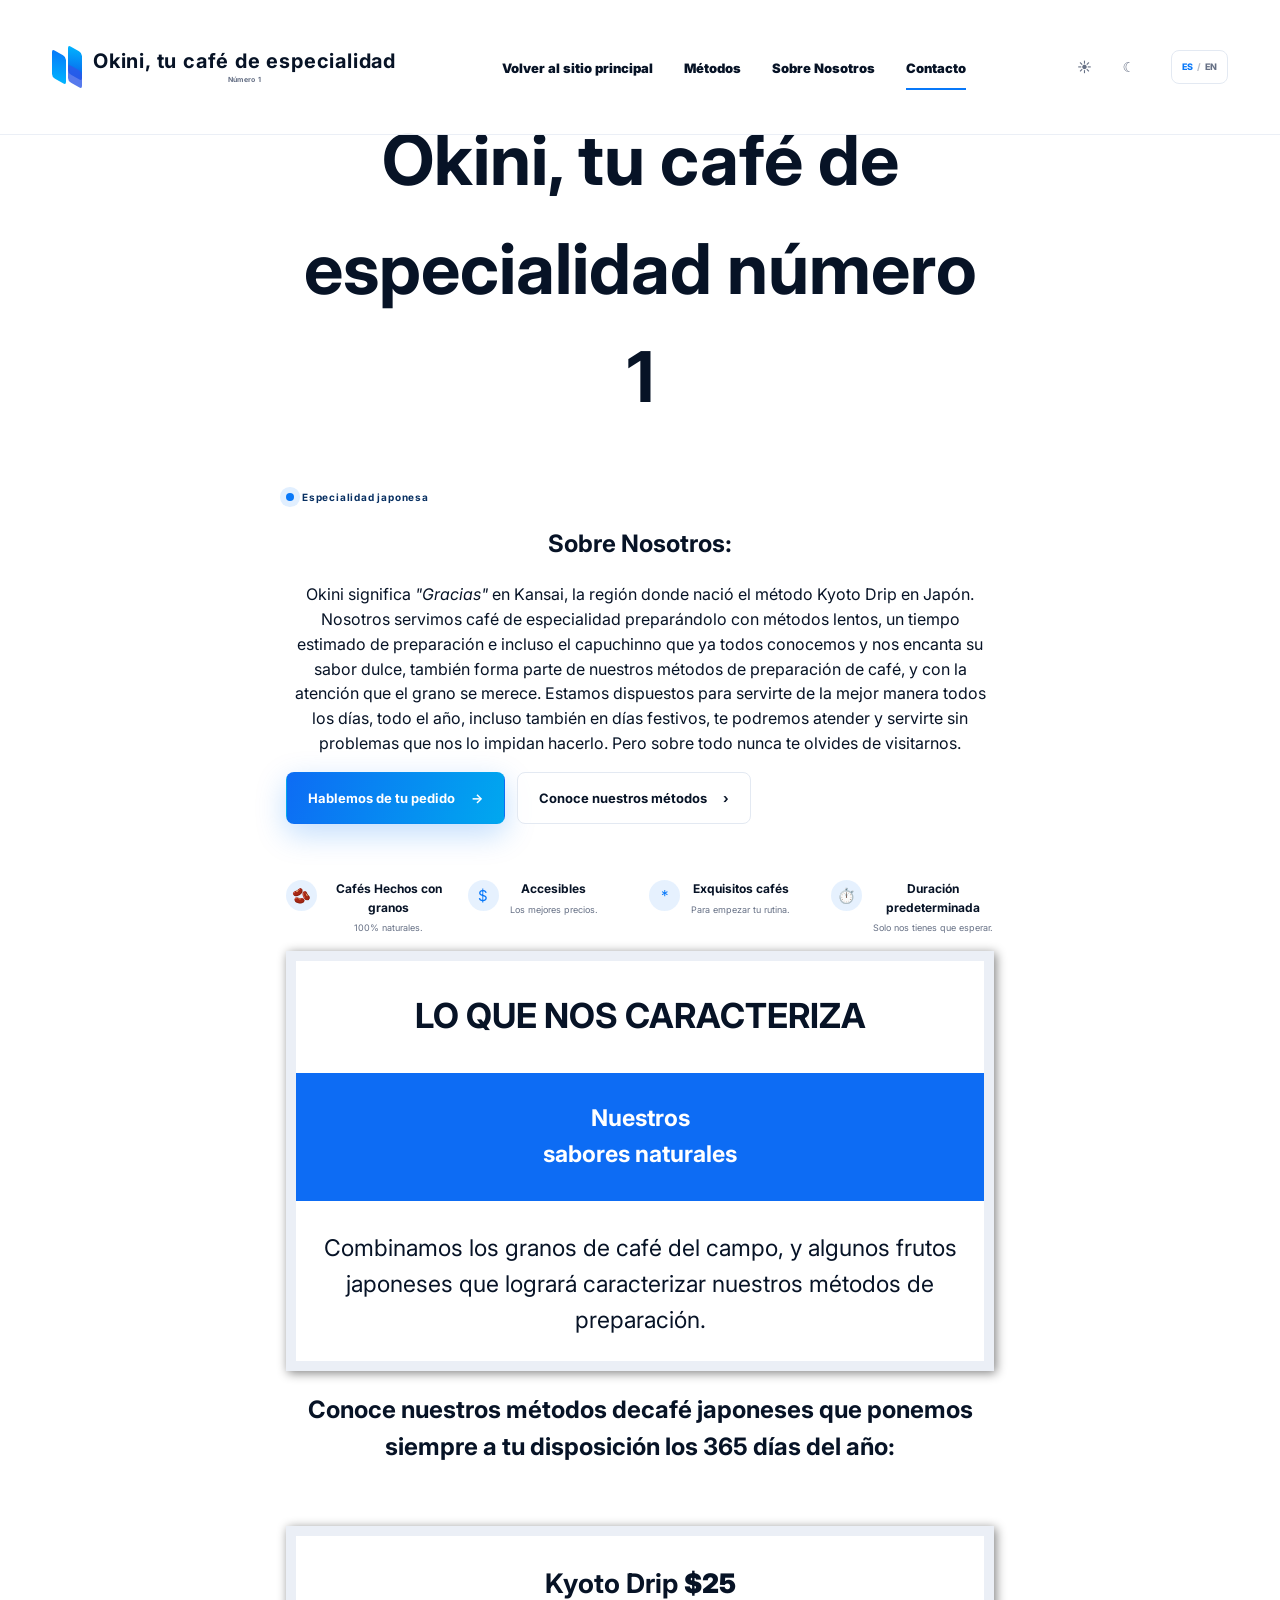
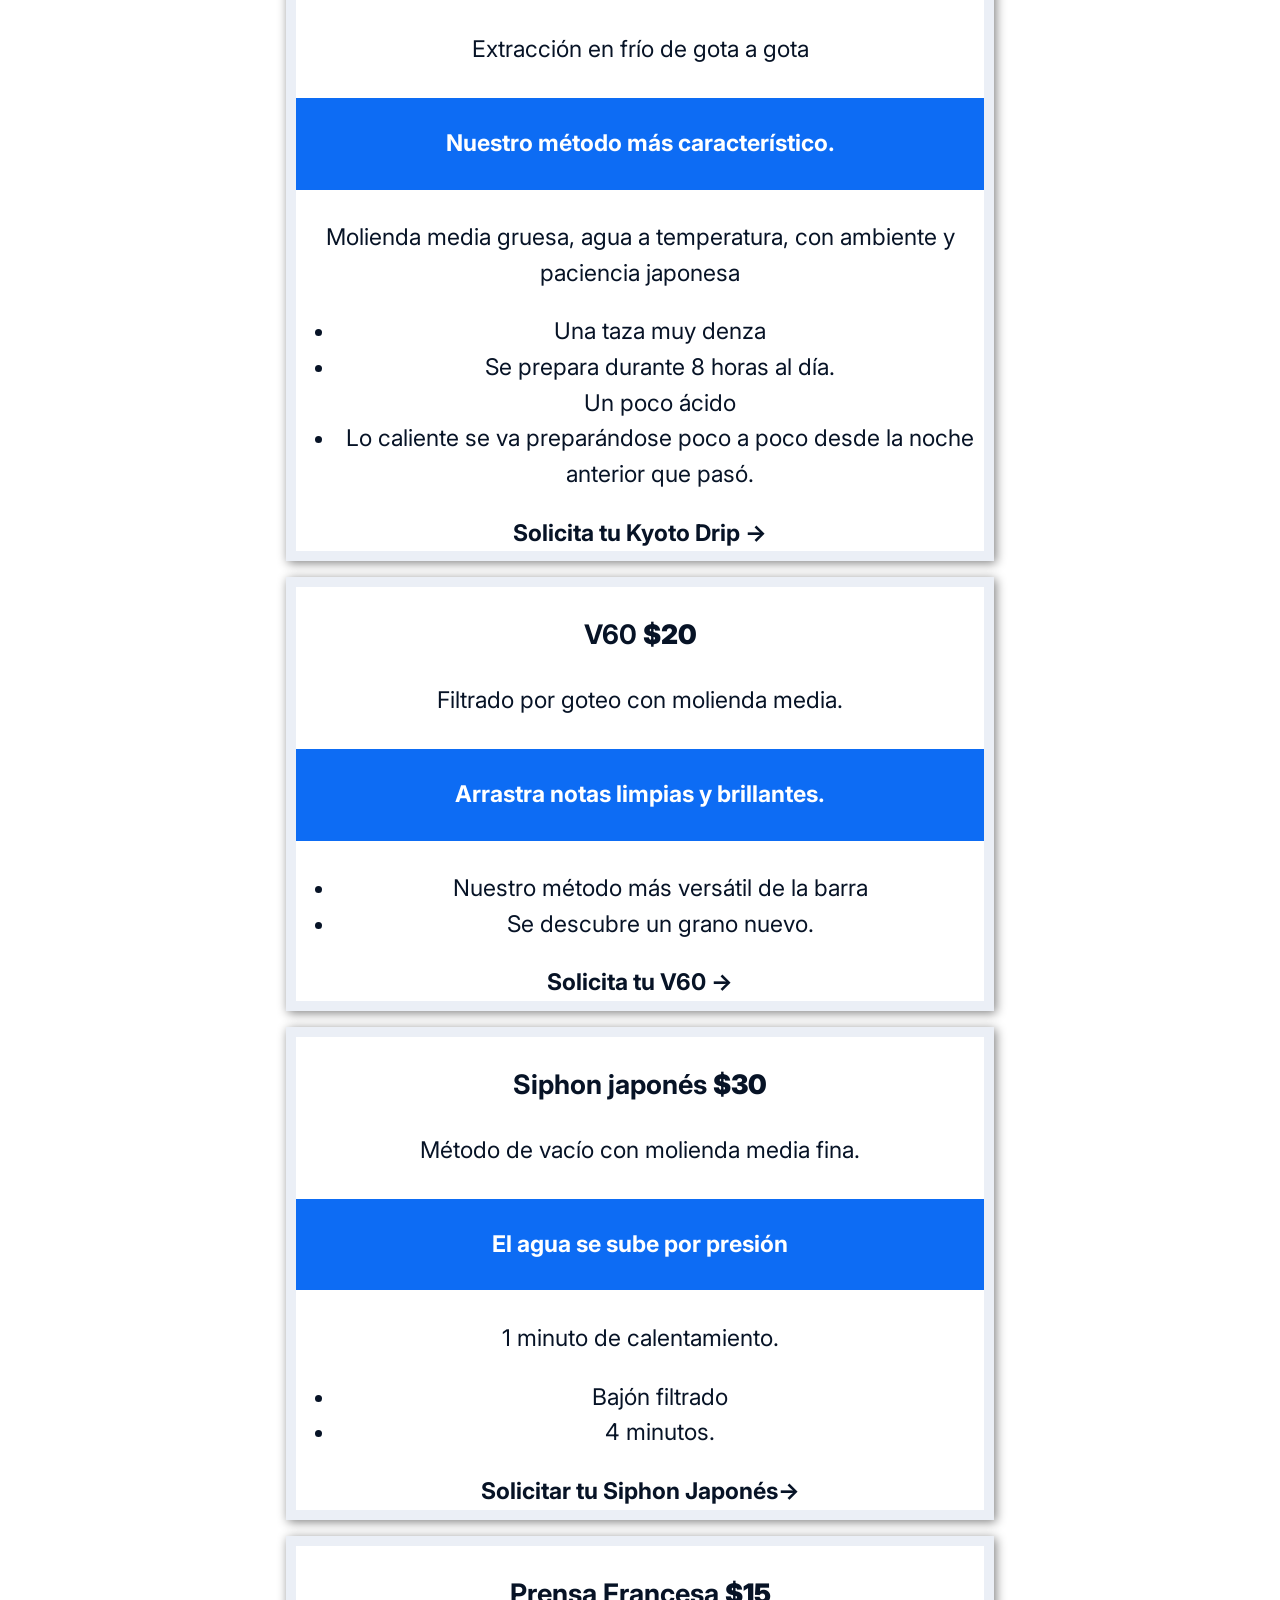
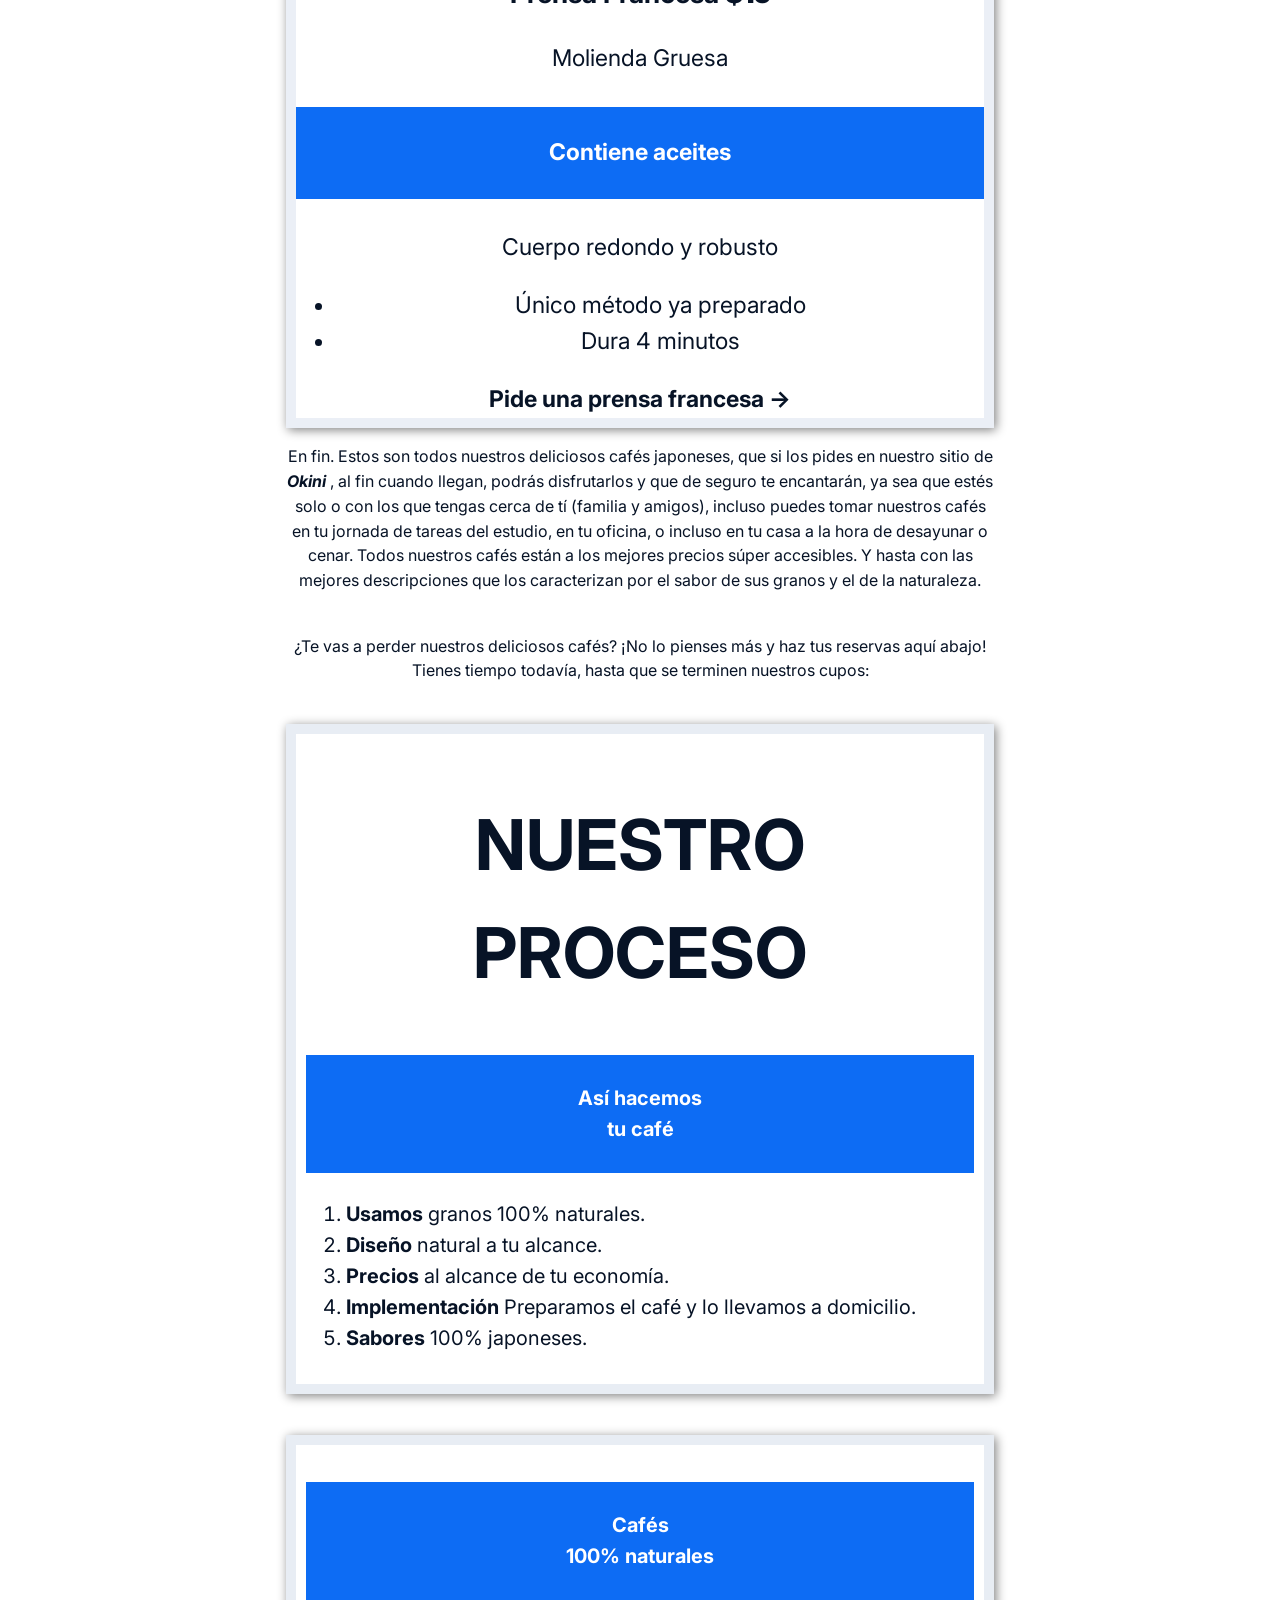
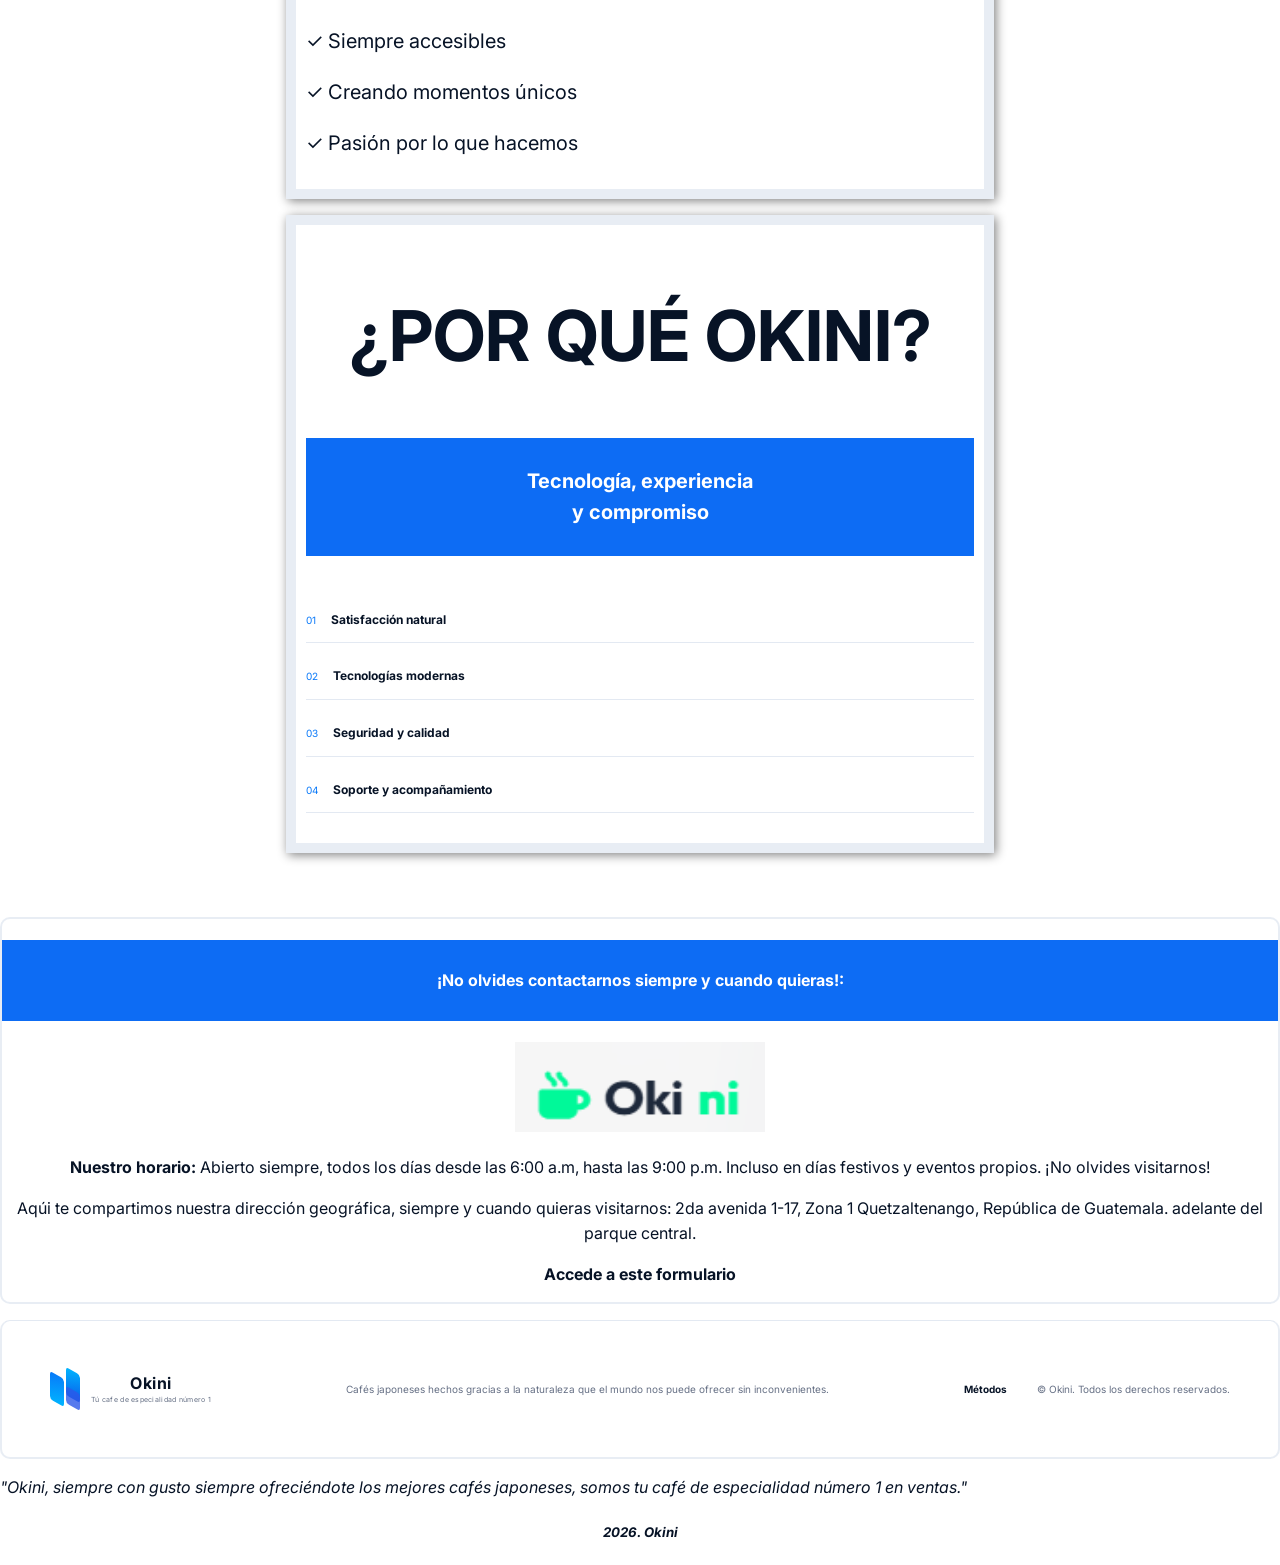
<file: index.html>
<!DOCTYPE html>
<html lang="es">
    <head>
        <meta charset="UTF-8">
        <meta name="viewport" content="width=device-width, initial-scale=1.0">
        <title>Okini - Somos, tu café de especialidad número 1 atendiéndote los 365 días del año.</title>
         <link rel="preconnect" href="https://fonts.googleapis.com">
        <link rel="preconnect" href="https://fonts.gstatic.com" crossorigin>
        <link href="https://fonts.googleapis.com/css2?family=Inter:wght@400;500;600;700;800&display=swap" rel="stylesheet">
        <link rel="stylesheet"; href="estilos.css">
        <link rel="stylesheet"; href="Estilos de formulario.css">
        <link rel="stylesheet"; href="Estilos de iluminación.css">
    </head>
    <body>
  <header class="site-header">
            <div class="container nav-wrap">
                <a class="brand" href="index.html">
                    <span class="brand-mark">
                        <span></span>
                        <span></span>
                        <span></span>
                    </span>
                    <span class="brand-copy">
                        <strong>Okini, tu café de especialidad</strong>
                        <small>Número 1</small>
                    </span>
                </a>
                <button class="nav-toggle" aria-label="Abrir menú" aria-expanded="false">
                    <span></span>
                    <span></span>
                </button>
                <nav class="main-nav">
                    <a href="index.html" target="_blank">Volver al sitio principal</a>
                    <a href="index.html#productos" target="_blank">Métodos</a>
                    <a href="index.html#nosotros" target="_blank">Sobre Nosotros</a>
                    <a class="active" href="Formulario en línea.html" target="_blank">Contacto</a>
                </nav>
             <label class="theme-switch" for="checkbox">
    <input type="checkbox" id="checkbox" />
    <div class="slider track">
        <span class="icon sun"><b>☀</b></span>
        <span class="icon moon"><b>☾</b></span>
    </div>
</label>
                    <button class="lang-toggle" type="button" aria-label="Cambiar idioma" title="Cambiar idioma">
                        <span class="lang-current">ES</span>
                        <span class="lang-divider">/</span>
                        <span class="lang-other">EN</span>
                    </button>
                </div>
            </div>
        </header>          
        <main>
               
           <p><section id="Nosotros">
            <h1>Okini, tu café de especialidad número 1</h1>
                         <div class="eyebrow"><span class="pulse-dot"></span>Especialidad japonesa</div>
                <h2>Sobre Nosotros:</h2>
                <p>Okini significa <i>"Gracias"</i> en Kansai, la región donde nació el método Kyoto Drip en Japón. Nosotros servimos café de especialidad preparándolo con métodos lentos, un tiempo estimado de preparación e incluso el capuchinno que ya todos conocemos y nos encanta su sabor dulce, también forma parte de nuestros métodos de preparación de café, 
             y con la atención que el grano se merece. Estamos dispuestos para servirte de la mejor manera todos los días, todo el año, incluso también en días festivos, te podremos atender y servirte sin problemas que nos lo impidan hacerlo. Pero sobre todo nunca te olvides de visitarnos.</p>
            </section></p>
 <div class="hero-actions">
            <a class="btn btn-primary" href="Formulario en línea.html">Hablemos de tu pedido<span>→</span></a>
            <a class="btn btn-secondary" href="#productos">Conoce nuestros métodos<span>›</span></a>
          </div>
 <div class="feature-row">
            <article>
              <div class="mini-icon">🫘</div>
              <div><strong>Cafés Hechos con granos</strong><small>100% naturales.</small></div>
            </article>
            <article>
              <div class="mini-icon">$</div>
              <div><strong>Accesibles</strong><small>Los mejores precios.</small></div>
            </article>
            <article>
              <div class="mini-icon">*</div>
              <div><strong>Exquisitos cafés</strong><small>Para empezar tu rutina.</small></div>
            </article>
            <article>
              <div class="mini-icon">⏱️</div>
              <div><strong>Duración predeterminada</strong><small>Solo nos tienes que esperar.</small></div>
            </article>
          </div>
        </div></p>
  

        <div class="capa">
            <h2><b>LO QUE NOS CARACTERIZA</b></h2>
            <h4>Nuestros<br> sabores naturales</h4>
          <p>Combinamos los granos de café del campo, y algunos frutos japoneses que logrará caracterizar nuestros métodos de preparación.</p>
        </div>

<p><h2>Conoce nuestros métodos decafé japoneses que ponemos siempre a tu disposición los 365 días del año:</h2><p>

            <br><section id="productos">
  <p><right><div class="capa">
            <h3>Kyoto Drip  <span class="precio">$25</span></h3>
            <p> Extracción en frío de gota a gota</p>
              <h4>Nuestro método más característico.</h4>
              <p> Molienda media gruesa, agua a temperatura, con ambiente y paciencia japonesa</p>
              <ul><li>Una taza muy denza</li><li>Se prepara durante 8 horas al día.</li>Un poco ácido</li><li> Lo caliente se va preparándose poco a poco desde la noche anterior que pasó.</li></ul>
              <a href="Formulario en línea.html"; target="_blank">Solicita tu Kyoto Drip →</a>
  </div></right></p>

          <p><div class="capa">
            <h3>V60 <span class="precio">$20</span></h3>
            <p>Filtrado por goteo con molienda media.</p>
              <h4>Arrastra notas limpias y brillantes.</h4>
              <ul><li>Nuestro método más versátil de la barra</li><li>Se descubre un grano nuevo.</li></ul>
              <a href="Formulario en línea.html" target="_blank">Solicita tu V60 →</a>
          </div></p>


  <p><left><div class="capa">
            <h3>Siphon japonés <span class="precio">$30</span></h3>
            <p>Método de vacío con molienda media fina.</p>
              <h4>El agua se sube por presión</h4>
              <p>1 minuto de calentamiento.</p>
              <ul><li>Bajón filtrado</li><li>4 minutos.</li></ul>
              <a href="Formulario en línea.html" target="_blank">Solicitar tu Siphon Japonés→</a>
  </div></left></p>
           
  <p><center><div class="capa">
<p>
                <h3>Prensa Francesa <span class="precio">$15</span></h3>
                <p>Molienda Gruesa</p>
                <h4>Contiene aceites</h4>
                <p>Cuerpo redondo y robusto</p>
                <ul><li>Único método ya preparado</li><li>Dura 4 minutos</li></ul>
                <a href="Formulario en línea.html" target="_blank">Pide una prensa francesa →</a>
                </div></center></section></p>

   En fin. Estos son todos nuestros deliciosos cafés japoneses, que si los pides en nuestro sitio de <b><i>Okini</i> </b>, al fin cuando llegan, podrás disfrutarlos y que de seguro te encantarán, ya sea que estés solo o con los que tengas cerca de tí (familia y amigos), incluso puedes tomar nuestros cafés en tu jornada de tareas del estudio, en tu oficina, o incluso en tu casa a la hora de desayunar o cenar. Todos nuestros cafés están a los mejores precios súper accesibles. 
Y hasta con las mejores descripciones que los caracterizan por el sabor de sus granos y el de la naturaleza.</p>
<br>¿Te vas a perder nuestros deliciosos cafés? ¡No lo pienses más y haz tus reservas aquí abajo! Tienes tiempo todavía, hasta que se terminen nuestros cupos:</br>     
    </section>
  <br><p><div class="contenedor">
            <h1>NUESTRO PROCESO</h1>
            <h4><center>Así hacemos<br>tu café</h4></center>
            <ol>
              <li><b>Usamos</b> <span>granos 100% naturales.</span></li>
              <li><b>Diseño</b> <span>natural a tu alcance.</span></li>
              <li><b>Precios</b> <span>al alcance de tu economía.</span></li>
              <li><b>Implementación</b> <span>Preparamos el café y lo llevamos a domicilio.</span></li>
              <li><b>Sabores</b> <span>100% japoneses.</span></li>
            </ol>
          </div></br></p>

<div class="contenedor">
    <center><h4>Cafés<br>100% naturales</h4></center>
              <span>✓ Siempre accesibles</span><p>
              <span>✓ Creando momentos únicos</span><p>
              <span>✓ Pasión por lo que hacemos</span><p>
            </div></p>
      <div class="contenedor">
            <h1>¿POR QUÉ OKINI?</h1>
            <h4><center>Tecnología, experiencia<br>y compromiso</h4></center>
            <div class="about-points">
              <span>01 <b>Satisfacción natural</b></span>
              <span>02 <b>Tecnologías modernas</b></span>
              <span>03 <b>Seguridad y calidad</b></span>
              <span>04 <b>Soporte y acompañamiento</b></span>
            </div></p>
            </main>
<p><footer id="contacto">
    <H4>¡No olvides contactarnos siempre y cuando quieras!:</H4>
    <img src="Barra de Okini.png " ; alt="Barra de Okini, tú café de especialidad número 1, abierto todos los días" ; width="250" ; height="90" ; class="imagen-ookini">
    <p class="horarios">
        <b>Nuestro horario:</b>
        Abierto siempre, todos los días desde las 6:00 a.m, hasta las 9:00 p.m. Incluso en días festivos y eventos propios. ¡No olvides visitarnos!
    </p>
    <p>
        Aqúi te compartimos nuestra dirección geográfica, siempre y cuando quieras visitarnos:
        2da avenida 1-17, Zona 1 Quetzaltenango, República de Guatemala. adelante del parque central.<p>
            <a href="Formulario en línea.html" target="_blank">Accede a este formulario</a>
    </p>
    </footer></p>
        <p><footer class="site-footer">
            <div class="container footer-grid">
                <div class="brand footer-brand">
                    <span class="brand-mark">
                        <span></span>
                        <span></span>
                        <span></span>
                    </span>
                    <span class="brand-copy">
                        <strong>Okini</strong>
                        <small>Tú cafe de especialidad número 1</small>
                    </span>
                </div>
                <p>Cafés japoneses hechos gracias a la naturaleza que el mundo nos puede ofrecer sin inconvenientes.</p>
                <div class="footer-links">
                    <a href="index.html#métodos">Métodos</a>
                </div>
                <small>
                    © <span id="year"></span>
                    Okini. Todos los derechos reservados.
                </small>
        </footer>
    <p>
<i>"Okini, siempre con gusto siempre ofreciéndote los mejores cafés japoneses, somos tu café de especialidad número 1 en ventas."</i>
    </p>
<h5>2026. Okini</h5>
<script src="Funciones de iluminación.js"></script>
</body>
</html>
</file>
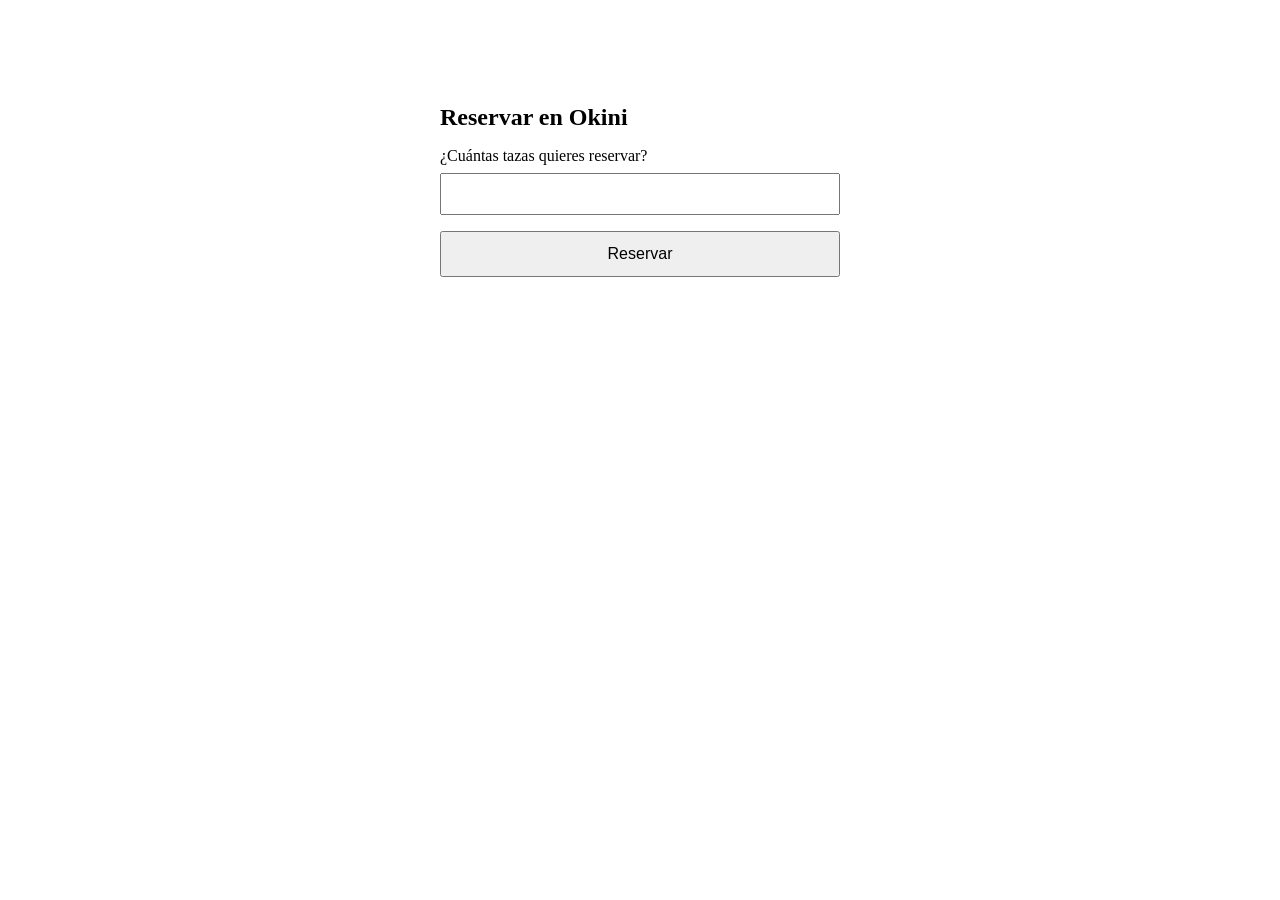
<file: debugging.html>
<!DOCTYPE html>
<html lang="es">
    <head>
        <meta charset="UTF-8">
        <title>Okini - Reservar</title>
        <style>
            body {
                font-family: Candara Light;
                max-width: 400px;
                margin: 68px auto;
                padding: 20px;
            }
            h1{
                font-size: 24px;
            }
            label {
                display: block;
                margin-bottom: 8px;
            }
            input {
                width: 100%;
                padding: 10px;
                font-size: 16px;
                margin-bottom: 16px;
                box-sizing: border-box;
            }
            button {
                width: 100%;
                padding: 12px;
                font-size: 16px;
                cursor: pointer;
            }
        </style>
    </head>
    <body>
        <h1>Reservar en Okini</h1>
        <label for="cantidad">¿Cuántas tazas quieres reservar?</label>
    <input type="text" id="cantidad">
    <button id="reservar">Reservar</button>
 <script>
        function puedeReservar(cantidad) {
        if (cantidad <1)
        {
            return false;
        }
        return true;
    }

    const input = document.querySelector("#cantidad");
    const boton = document.querySelector("#reservar");

    boton.addEventListener("click", function() {
        const cantidad = input.value;
        console.log("La cantidad es:" , cantidad);
        console.log("El tipo es:" , typeof cantidad);
        if (puedeReservar(cantidad))
     {
            alert("Reserva confirmada");
        
        } else {
          
            alert("No se puede reservar esa cantidad, sobretodo si es igual a 0");
        }
    });
    </script>
    </body>
</html>
</file>
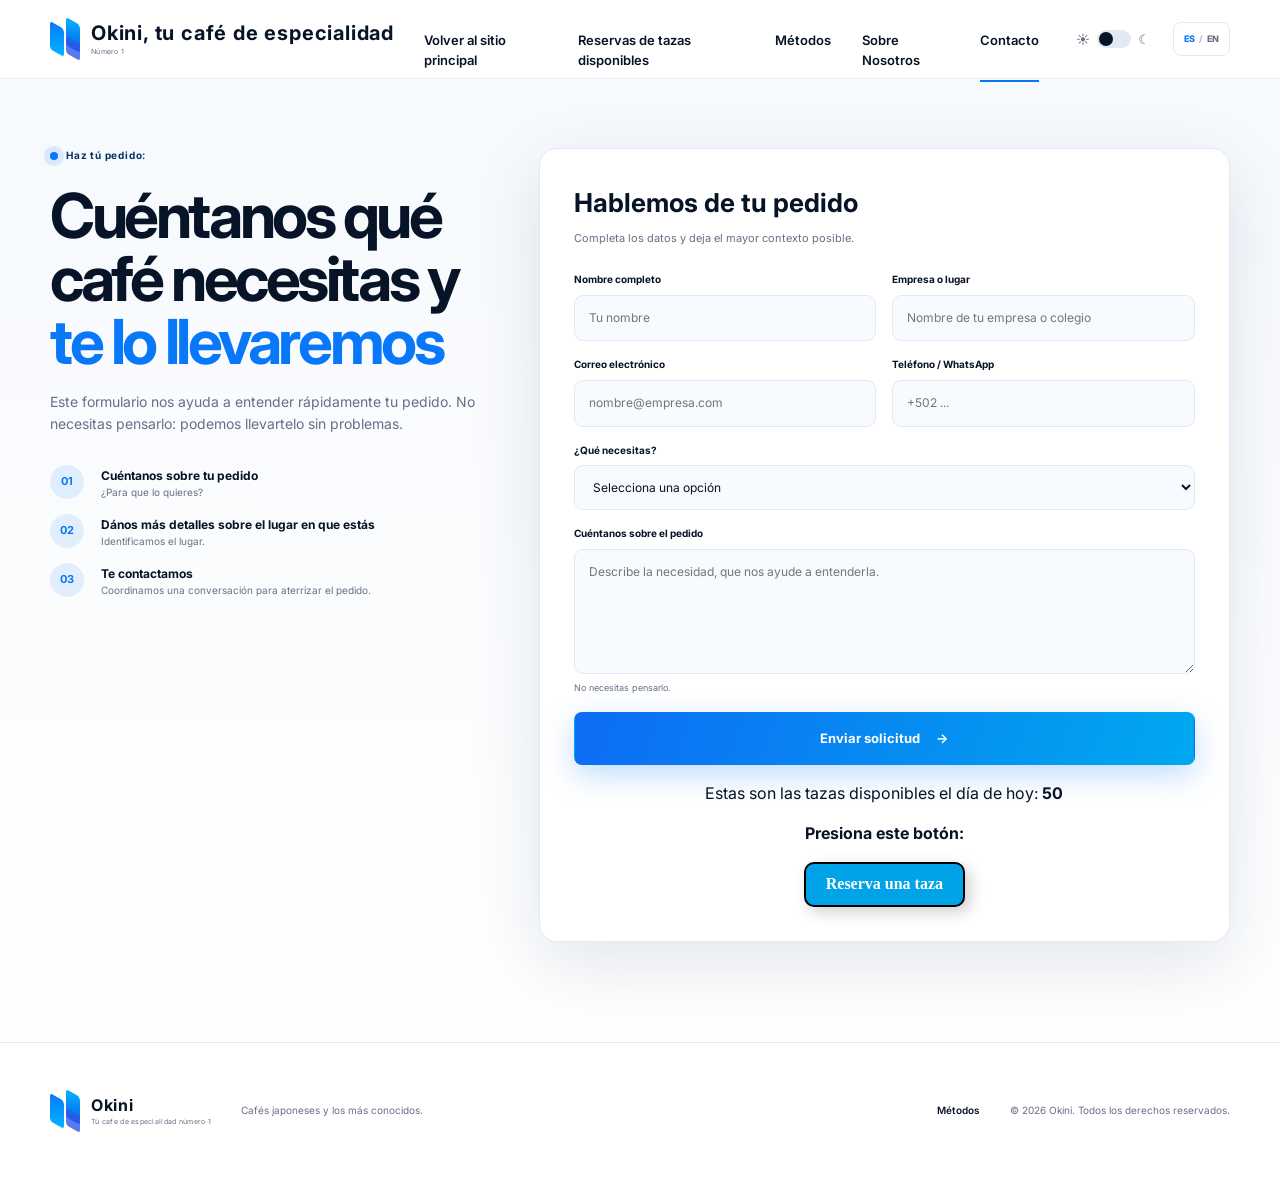
<file: Formulario en línea.html>
<!DOCTYPE html>
<html lang="es" data-theme="light">
    <head>
        <meta charset="UTF-8">
        <meta name="viewport" content="width=device-width, initial-scale=1.0">
        <meta name="description" content="Cotiza un proyecto de software con INTEC-GT.">
        <meta name="theme-color" content="#ffffff">
        <title>Pedir a domicilio | Okini</title>
        <link rel="preconnect" href="https://fonts.googleapis.com">
        <link rel="preconnect" href="https://fonts.gstatic.com" crossorigin>
        <link href="https://fonts.googleapis.com/css2?family=Inter:wght@400;500;600;700;800&display=swap" rel="stylesheet">
        <link rel="stylesheet" href="Estilos de formulario.css">
        <link rel="stylesheet"; href="Estilos de reserva.css"
    </head>
    <body>
        <header class="site-header">
            <div class="container nav-wrap">
                <a class="brand" href="index.html">
                    <span class="brand-mark">
                        <span></span>
                        <span></span>
                        <span></span>
                    </span>
                    <span class="brand-copy">
                        <strong>Okini, tu café de especialidad</strong>
                        <small>Número 1</small>
                    </span>
                </a>
                <button class="nav-toggle" aria-label="Abrir menú" aria-expanded="false">
                    <span></span>
                    <span></span>
                </button>
                <nav class="main-nav">
                    <a href="index.html" target="_blank">Volver al sitio principal</a>
                    <a href="index.html#reservas" target="_blank">Reservas de tazas disponibles</a>
                    <a href="index.html#productos" target="_blank">Métodos</a>
                    <a href="index.html#nosotros" target="_blank">Sobre Nosotros</a>
                    <a class="active" href="Formulario en línea.html">Contacto</a>
                </nav>
                <div class="nav-actions">
                    <button class="theme-toggle" type="button" aria-label="Cambiar modo">
                        <span class="sun">☀</span>
                        <span class="toggle-track">
                            <span class="toggle-thumb"></span>
                        </span>
                        <span class="moon">☾</span>
                    </button>
                    <button class="lang-toggle" type="button" aria-label="Cambiar idioma" title="Cambiar idioma">
                        <span class="lang-current">ES</span>
                        <span class="lang-divider">/</span>
                        <span class="lang-other">EN</span>
                    </button>
                </div>
            </div>
        </header>
        <main class="inner-main">
            <section class="quote-page">
                <div class="container quote-layout">
                    <div class="quote-copy reveal">
                        <div class="eyebrow">
                            <span class="pulse-dot"></span>
                            Haz tú pedido:
                        </div>
                        <h1>
                            Cuéntanos qué café necesitas y <span>te lo llevaremos</span>
                        </h1>
                        <p>Este formulario nos ayuda a entender rápidamente tu pedido. No necesitas pensarlo: podemos llevartelo sin problemas.</p>
                        <div class="quote-points">
                            <div>
                                <div class="mini-icon">01</div>
                                <div>
                                    <b>Cuéntanos sobre tu pedido</b>
                                    <span>¿Para que lo quieres?</span>
                                </div>
                            </div>
                            <div>
                                <div class="mini-icon">02</div>
                                <div>
                                    <b>Dános más detalles sobre el lugar en que estás</b>
                                    <span>Identificamos el lugar.</span>
                                </div>
                            </div>
                            <div>
                                <div class="mini-icon">03</div>
                                <div>
                                    <b>Te contactamos</b>
                                    <span>Coordinamos una conversación para aterrizar el pedido.</span>
                                </div>
                            </div>
                        </div>
                    </div>
                    <div class="quote-card reveal">
                        <h2>Hablemos de tu pedido</h2>
                        <p>Completa los datos y deja el mayor contexto posible.</p>
                        <form data-quote-form>
                            <div class="form-grid">
                                <div class="field">
                                    <label for="nombre">Nombre completo</label>
                                    <input id="nombre" name="nombre" autocomplete="name" required placeholder="Tu nombre">
                                </div>
                                <div class="field">
                                    <label for="empresa">Empresa o lugar</label>
                                    <input id="empresa" name="empresa" autocomplete="organization" placeholder="Nombre de tu empresa o colegio">
                                </div>
                                <div class="field">
                                    <label for="correo">Correo electrónico</label>
                                    <input id="correo" name="correo" type="email" autocomplete="email" required placeholder="nombre@empresa.com">
                                </div>
                                <div class="field">
                                    <label for="telefono">Teléfono / WhatsApp</label>
                                    <input id="telefono" name="telefono" autocomplete="tel" placeholder="+502 ...">
                                </div>
                                <div class="field full">
                                    <label for="tipo">¿Qué necesitas?</label>
                                    <select id="tipo" name="tipo" required>
                                        <option value="">Selecciona una opción</option>
                                        <option value="prensa">Prensa Francesa</option>
                                        <option value="v60">V60</option>
                                        <option value="kyotodrip">Kyoto Drip</option>
                                        <option value="siphon">Siphon japonés</option>
                                    </select>
                                </div>
                                <div class="field full">
                                    <label for="mensaje">Cuéntanos sobre el pedido</label>
                                    <textarea id="mensaje" name="mensaje" required placeholder="Describe la necesidad, que nos ayude a entenderla."></textarea>
                                    <span class="form-help">No necesitas pensarlo.</span>
                                </div>
                            </div>
                            <button class="btn btn-primary form-submit" type="submit">
                                Enviar solicitud <span>→</span>
                            </button>
                            <div class="form-status" role="status"></div>
                             <center><p>Estas son las tazas disponibles el día de hoy: <span id="contador-tazas">50</span></p></center>
 <center><b>Presiona este botón:</b> <button id="boton-reserva">Reserva una taza</button></center></div>
                        </form>
                    </div>
                </div>
            </section>
        </main>
        <footer class="site-footer">
            <div class="container footer-grid">
                <div class="brand footer-brand">
                    <span class="brand-mark">
                        <span></span>
                        <span></span>
                        <span></span>
                    </span>
                    <span class="brand-copy">
                        <strong>Okini</strong>
                        <small>Tú cafe de especialidad número 1</small>
                    </span>
                </div>
                <p>Cafés japoneses y los más conocidos.</p>
                <div class="footer-links">
                    <a href="index.html#métodos">Métodos</a>
                </div>
                <small>
                    © <span id="year"></span>
                    Okini. Todos los derechos reservados.
                </small>
            </div>
        </footer>
        <script src="script.js"></script>
        <script src="Ajustes de formulario.js"></script>
        <script src="Funciones del formulario.js"></script>
        <script src="Ajustes de idioma.js"></script>
    </body>
</html>
</file>
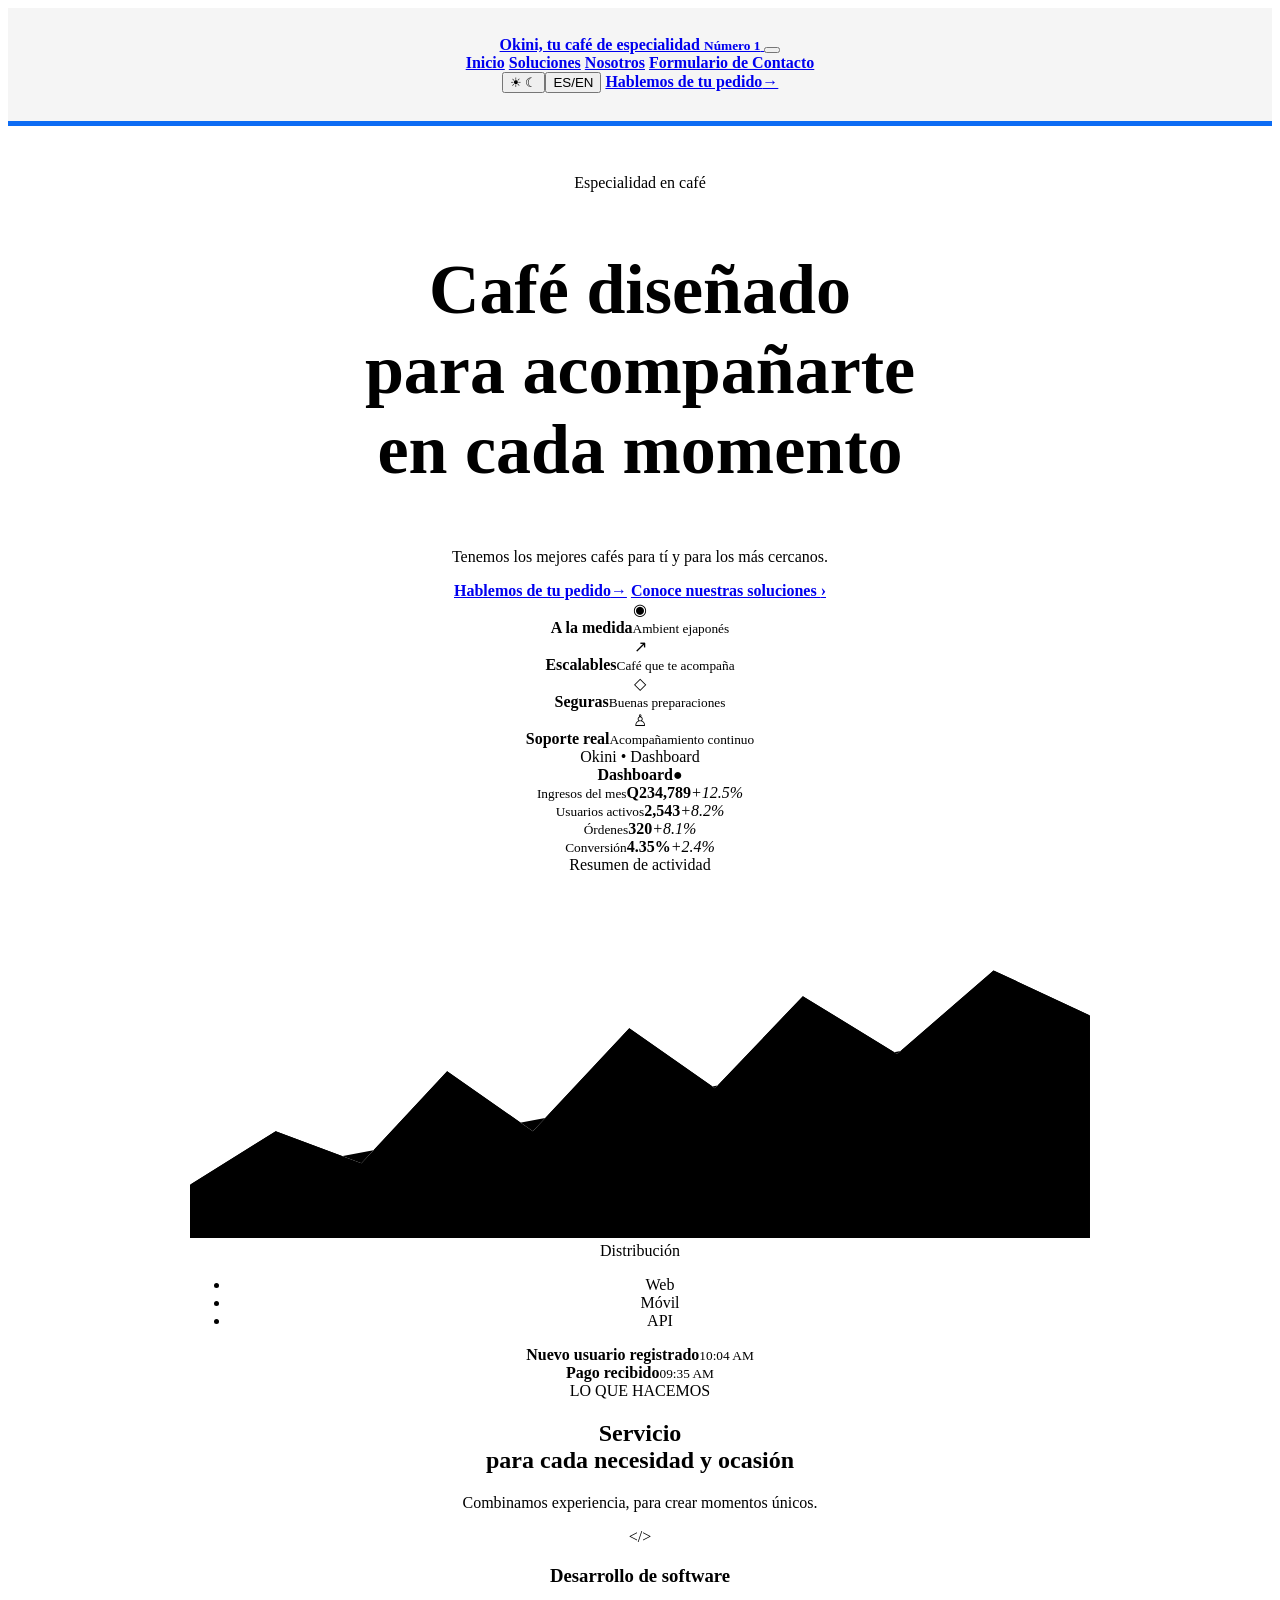
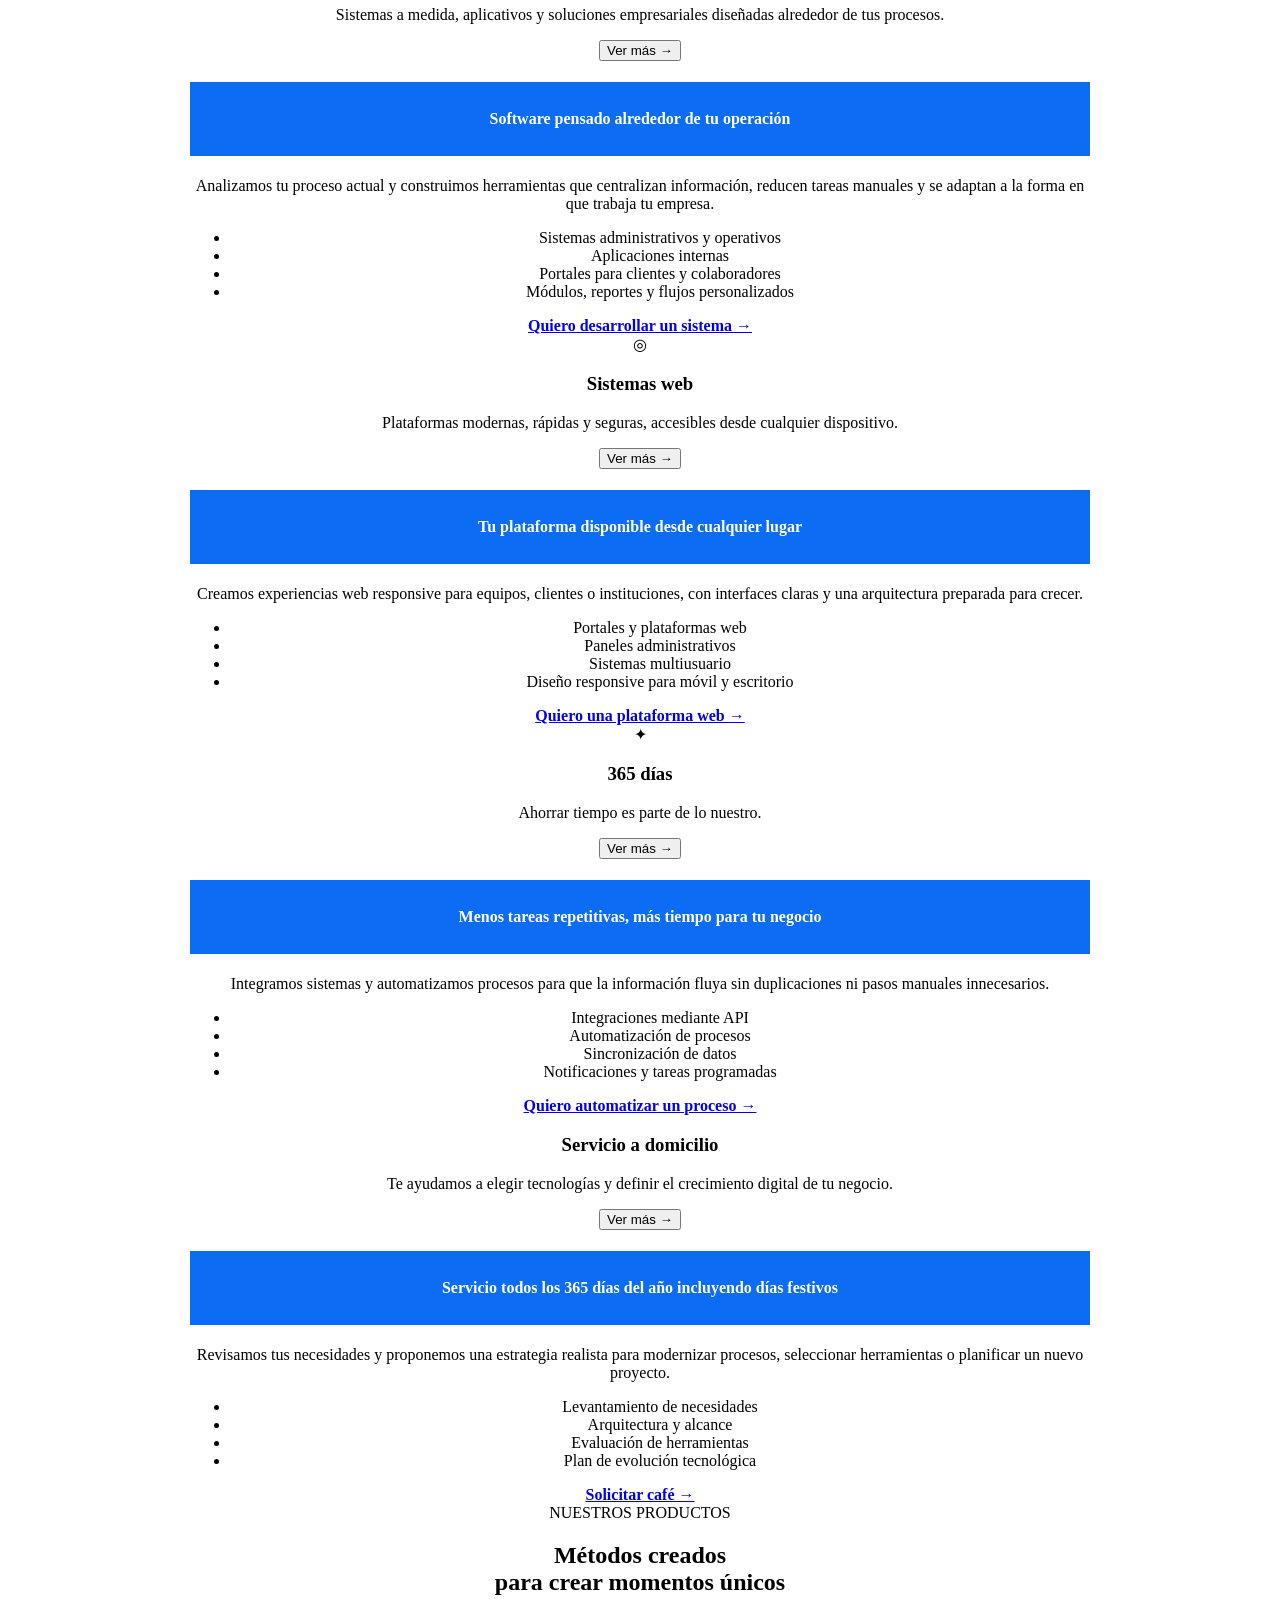
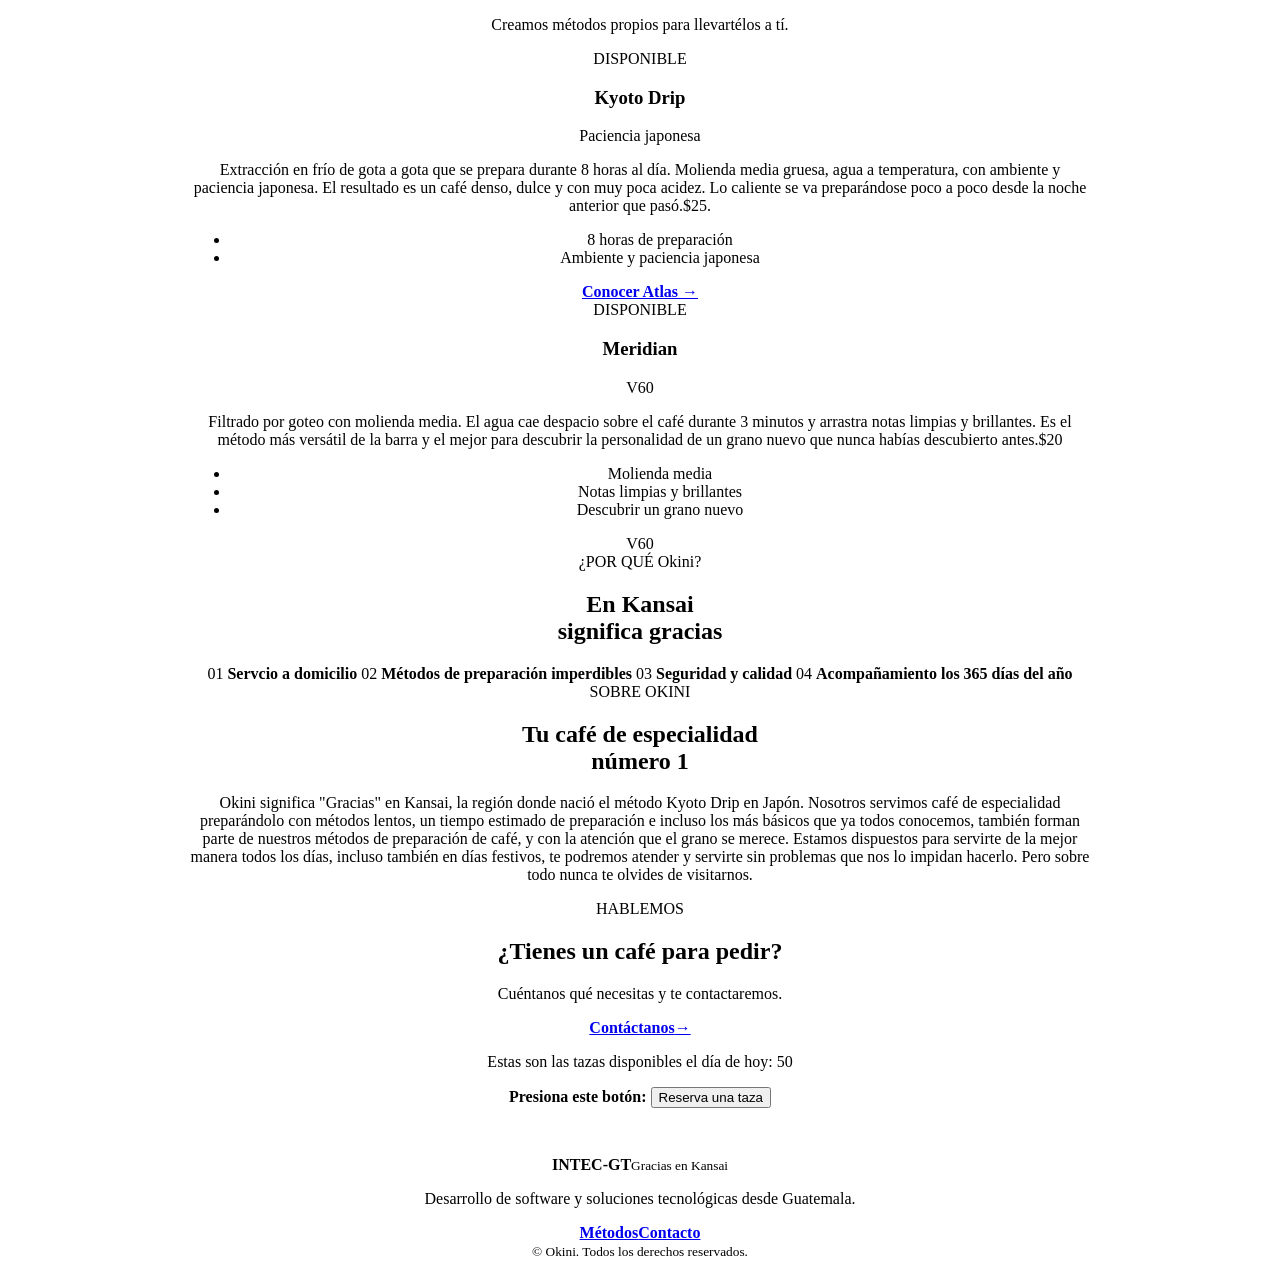
<file: Okini.html>
<!DOCTYPE html>
<html lang="es" data-theme="light">
<head>
  <meta charset="UTF-8" />
  <meta name="viewport" content="width=device-width, initial-scale=1.0" />
  <meta name="description" content="Okini hace los mejores cafés al paladar." />
  <meta name="theme-color" content="#ffffff" />
  <title>Okini | Tú café de especialidad</title>
  <link rel="stylesheet" href="estilos.css" />
</head>
<body>
  <div class="page-noise" aria-hidden="true"></div>

  <header class="site-header">
    <div class="container nav-wrap">
      <a class="brand" href="#inicio" aria-label="Okini - Inicio">
        <span class="brand-mark" aria-hidden="true">
          <span></span><span></span><span></span>
        </span>
        <span class="brand-copy">
          <strong>Okini, tu café de especialidad</strong>
          <small>Número 1</small>
        </span>
      </a>

      <button class="nav-toggle" aria-label="Abrir menú" aria-expanded="false">
        <span></span><span></span>
      </button>

      <nav class="main-nav" aria-label="Navegación principal">
        <a href="#inicio" class="active">Inicio</a>
        <a href="#métodos">Soluciones</a>
        <a href="#nosotros">Nosotros</a>
        <a href="Formulario en línea.html">Formulario de Contacto</a>
      </nav>

      <div class="nav-actions">
        <button class="theme-toggle" type="button" aria-label="Cambiar modo de color" title="Cambiar modo">
          <span class="sun">☀</span>
          <span class="toggle-track"><span class="toggle-thumb"></span></span>
          <span class="moon">☾</span>
        </button><button class="lang-toggle" type="button" aria-label="Cambiar idioma" title="Cambiar idioma"><span class="lang-current">ES</span><span class="lang-divider">/</span><span class="lang-other">EN</span></button>
        <a class="btn btn-primary btn-small" href="Formulario en línea.html">Hablemos de tu pedido<span>→</span></a>
      </div>
    </div>
  </header>

  <main>
    <section id="inicio" class="hero section">
      <div class="hero-grid container">
        <div class="hero-copy reveal">
          <div class="eyebrow"><span class="pulse-dot"></span>Especialidad en café</div>
          <h1>Café diseñado<br>para acompañarte<br><span>en cada momento</span></h1>
          <p class="hero-lead">Tenemos los mejores cafés para tí y para los más cercanos.</p>
          <div class="hero-actions">
            <a class="btn btn-primary" href="Formulario en línea.html">Hablemos de tu pedido<span>→</span></a>
            <a class="btn btn-secondary" href="#métodos">Conoce nuestras soluciones <span>›</span></a>
          </div>

          <div class="feature-row">
            <article>
              <div class="mini-icon">◉</div>
              <div><strong>A la medida</strong><small>Ambient ejaponés</small></div>
            </article>
            <article>
              <div class="mini-icon">↗</div>
              <div><strong>Escalables</strong><small>Café que te acompaña</small></div>
            </article>
            <article>
              <div class="mini-icon">◇</div>
              <div><strong>Seguras</strong><small>Buenas preparaciones</small></div>
            </article>
            <article>
              <div class="mini-icon">♙</div>
              <div><strong>Soporte real</strong><small>Acompañamiento continuo</small></div>
            </article>
          </div>
        </div>

        <div class="hero-visual reveal">
          <div class="orb orb-one"></div>
          <div class="orb orb-two"></div>
          <div class="dashboard-shell">
            <div class="browser-bar">
              <span></span><span></span><span></span>
              <div class="browser-title">Okini • Dashboard</div>
            </div>
            <div class="dash-body">
              <aside class="dash-sidebar">
                <div class="dash-logo"></div>
                <i class="on"></i><i></i><i></i><i></i><i></i><i></i>
              </aside>
              <div class="dash-main">
                <div class="dash-head"><b>Dashboard</b><span>●</span></div>
                <div class="metric-grid">
                  <div><small>Ingresos del mes</small><strong>Q234,789</strong><em>+12.5%</em></div>
                  <div><small>Usuarios activos</small><strong>2,543</strong><em>+8.2%</em></div>
                  <div><small>Órdenes</small><strong>320</strong><em>+8.1%</em></div>
                  <div><small>Conversión</small><strong>4.35%</strong><em>+2.4%</em></div>
                </div>
                <div class="chart-grid">
                  <div class="chart-card">
                    <div class="chart-label">Resumen de actividad</div>
                    <svg viewBox="0 0 420 170" aria-hidden="true">
                      <defs>
                        <linearGradient id="fillGraph" x1="0" x2="0" y1="0" y2="1">
                          <stop offset="0%" stop-color="#1688ff" stop-opacity=".28"/>
                          <stop offset="100%" stop-color="#1688ff" stop-opacity="0"/>
                        </linearGradient>
                      </defs>
                      <path class="area" d="M0 145 L40 120 L80 135 L120 92 L160 120 L205 72 L245 100 L286 57 L330 84 L375 45 L420 66 L420 170 L0 170Z"/>
                      <polyline points="0,145 40,120 80,135 120,92 160,120 205,72 245,100 286,57 330,84 375,45 420,66"/>
                    </svg>
                  </div>
                  <div class="donut-card">
                    <div class="chart-label">Distribución</div>
                    <div class="donut"></div>
                    <ul><li>Web</li><li>Móvil</li><li>API</li></ul>
                  </div>
                </div>
                <div class="activity">
                  <div><span class="avatar"></span><b>Nuevo usuario registrado</b><small>10:04 AM</small></div>
                  <div><span class="avatar"></span><b>Pago recibido</b><small>09:35 AM</small></div>
                </div>
              </div>
            </div>
          </div>

    <section id="acciones" class="section actions">
      <div class="container">
        <div class="section-heading reveal">
          <div>
            <div class="eyebrow">LO QUE HACEMOS</div>
            <h2>Servicio<br>para cada necesidad y ocasión</h2>
          </div>
          <p>Combinamos experiencia, para crear momentos únicos.</p>
        </div>

        <div class="services-grid">
          <article class="service-card reveal" data-service>
            <div class="service-icon">&lt;/&gt;</div>
            <h3>Desarrollo de software</h3>
            <p>Sistemas a medida, aplicativos y soluciones empresariales diseñadas alrededor de tus procesos.</p>
            <button class="service-more" type="button" aria-expanded="false">Ver más →</button>
            <div class="service-details">
              <h4>Software pensado alrededor de tu operación</h4>
              <p>Analizamos tu proceso actual y construimos herramientas que centralizan información, reducen tareas manuales y se adaptan a la forma en que trabaja tu empresa.</p>
              <ul><li>Sistemas administrativos y operativos</li><li>Aplicaciones internas</li><li>Portales para clientes y colaboradores</li><li>Módulos, reportes y flujos personalizados</li></ul>
              <a class="detail-cta" href="cotizar.html?tipo=software">Quiero desarrollar un sistema →</a>
            </div>
          </article>
          <article class="service-card reveal" data-service>
            <div class="service-icon">◎</div>
            <h3>Sistemas web</h3>
            <p>Plataformas modernas, rápidas y seguras, accesibles desde cualquier dispositivo.</p>
            <button class="service-more" type="button" aria-expanded="false">Ver más →</button>
            <div class="service-details">
              <h4>Tu plataforma disponible desde cualquier lugar</h4>
              <p>Creamos experiencias web responsive para equipos, clientes o instituciones, con interfaces claras y una arquitectura preparada para crecer.</p>
              <ul><li>Portales y plataformas web</li><li>Paneles administrativos</li><li>Sistemas multiusuario</li><li>Diseño responsive para móvil y escritorio</li></ul>
              <a class="detail-cta" href="cotizar.html?tipo=web">Quiero una plataforma web →</a>
            </div>
          </article>
          <article class="service-card reveal" data-service>
            <div class="service-icon">✦</div>
            <h3>365 días</h3>
            <p>Ahorrar tiempo es parte de lo nuestro.</p>
            <button class="service-more" type="button" aria-expanded="false">Ver más →</button>
            <div class="service-details">
              <h4>Menos tareas repetitivas, más tiempo para tu negocio</h4>
              <p>Integramos sistemas y automatizamos procesos para que la información fluya sin duplicaciones ni pasos manuales innecesarios.</p>
              <ul><li>Integraciones mediante API</li><li>Automatización de procesos</li><li>Sincronización de datos</li><li>Notificaciones y tareas programadas</li></ul>
              <a class="detail-cta" href="cotizar.html?tipo=automatizacion">Quiero automatizar un proceso →</a>
            </div>
          </article>
          <article class="service-card reveal" data-service>
            <h3>Servicio a domicilio</h3>
            <p>Te ayudamos a elegir tecnologías y definir el crecimiento digital de tu negocio.</p>
            <button class="service-more" type="button" aria-expanded="false">Ver más →</button>
            <div class="service-details">
              <h4>Servicio todos los 365 días del año incluyendo días festivos</h4>
              <p>Revisamos tus necesidades y proponemos una estrategia realista para modernizar procesos, seleccionar herramientas o planificar un nuevo proyecto.</p>
              <ul><li>Levantamiento de necesidades</li><li>Arquitectura y alcance</li><li>Evaluación de herramientas</li><li>Plan de evolución tecnológica</li></ul>
              <a class="detail-cta" href="Formulario en línea.html?tipo=solicitud" target="_blank">Solicitar café →</a>
            </div>
          </article>
        </div>

    <section id="productos" class="section products">
      <div class="container">
        <div class="section-heading reveal">
          <div>
            <div class="eyebrow">NUESTROS PRODUCTOS</div>
            <h2>Métodos creados<br>para crear momentos únicos</h2>
          </div>
          <p>Creamos métodos propios para llevartélos a tí.</p>
        </div>

        <div class="product-grid">
          <article class="product-card kyotodrip reveal">
            <div class="product-copy">
              <span class="status active">DISPONIBLE</span>
              <h3>Kyoto Drip</h3>
              <p class="product-subtitle">Paciencia japonesa</p>
              <p>Extracción en frío de gota a gota que se prepara durante 8 horas al día. Molienda media gruesa, agua a temperatura, con ambiente y paciencia japonesa. El resultado es un café denso, dulce y con muy poca acidez. Lo caliente se va preparándose poco a poco desde la noche anterior que pasó.$25.</p>
              <ul>
                <li>8 horas de preparación</li>
                <li>Ambiente y paciencia japonesa</li>
              </ul>
              <a href="atlas.html">Conocer Atlas →</a>
            </div>
          </article>

          <article class="product-card student reveal">
            <div class="product-copy">
              <span class="status active">DISPONIBLE</span>
              <h3>Meridian</h3>
              <p class="product-subtitle">V60</p>
              <p>Filtrado por goteo con molienda media. El agua cae despacio sobre el café durante 3 minutos y arrastra notas limpias y brillantes. Es el método más versátil de la barra y el mejor para descubrir la personalidad de un grano nuevo que nunca habías descubierto antes.$20</p>
              <ul>
                <li>Molienda media</li>
                <li>Notas limpias y brillantes</li>
                <li>Descubrir un grano nuevo</li>
              </ul>
            </div>
            <div class="product-glyph meridian-glyph" aria-hidden="true"><span>V60</span><i></i></div>
          </article>
    </section>

    <section id="nosotros" class="section about">
      <div class="container">
        <div class="about-grid">
          <div class="about-card reveal">
            <div class="eyebrow">¿POR QUÉ Okini?</div>
            <h2>En Kansai<br>significa gracias</h2>
            <div class="about-points">
              <span>01 <b>Servcio a domicilio</b></span>
              <span>02 <b>Métodos de preparación imperdibles</b></span>
              <span>03 <b>Seguridad y calidad</b></span>
              <span>04 <b>Acompañamiento los 365 días del año</b></span>
            </div>
          </div>

          <div class="purpose-card reveal">
            <div class="eyebrow">SOBRE OKINI</div>
            <h2>Tu café de especialidad<br>número 1</h2>
            <p>Okini significa "Gracias" en Kansai, la región donde nació el método Kyoto Drip en Japón. Nosotros servimos café de especialidad preparándolo con métodos lentos, un tiempo estimado de preparación e incluso los más básicos que ya todos conocemos, también forman parte de nuestros métodos de preparación de café, 
             y con la atención que el grano se merece. Estamos dispuestos para servirte de la mejor manera todos los días, incluso también en días festivos, te podremos atender y servirte sin problemas que nos lo impidan hacerlo. Pero sobre todo nunca te olvides de visitarnos.</p>
    </section>

    <section id="contacto" class="section contact">
      <div class="container contact-wrap reveal">
        <div>
          <div class="eyebrow">HABLEMOS</div>
          <h2>¿Tienes un café para pedir?</h2>
          <p>Cuéntanos qué necesitas y te contactaremos.</p>
        </div>
        <a class="btn btn-primary" href="Formulario en línea.html">Contáctanos<span>→</span></a>
      </div>
    </section>
     <section id="reservas">
         <center><p>Estas son las tazas disponibles el día de hoy: <span id="contador-tazas">50</span></p></center>
 <center><b>Presiona este botón:</b> <button id="boton-reserva">Reserva una taza</button></center>
        </section>
  </main>

  <footer class="site-footer">
    <div class="container footer-grid">
      <div class="brand footer-brand">
        <span class="brand-mark" aria-hidden="true"><span></span><span></span><span></span></span>
        <span class="brand-copy"><strong>INTEC-GT</strong><small>Gracias en Kansai</small></span>
      </div>
      <p>Desarrollo de software y soluciones tecnológicas desde Guatemala.</p>
      <div class="footer-links"><a href="#productos">Métodos</a><a href="Formulario en línea.html" target="_blank">Contacto</a></div>
      <small>© <span id="year"></span> Okini. Todos los derechos reservados.</small>
    </div>
  </footer>

  <script src="script.js"></script><script src="Ajustes de idioma.js"></script>
</body>
</html>
</file>
<file: estilos.css>
body {
    opacity: 1;
    background-color: white;
    font-size: 30;
    color: black;
}

h1{
    font-size: 70px;
    text-align: center;
}
h2{
    font-weight: bolder;
    text-align: center;
}

h3{
    font-weight: bolder;
    font-size: 20;
    text-align: center;
}
h4{
    font-size: 30;
    color: white;
    font-weight: bolder;
    background-color: #0d6cf4;
    padding: 3.5rch 2rem;
}

h5{
    font-size: 30;
   font-weight: bold;
   font-style: italic;
   text-align: center;
}
p{
    font-size: 30;
}
header {
    text-align: center;
    font-weight: bolder;
    padding: 3.5rch 2rem;
    border-bottom: 5px solid #0d6cf4;
    background-color: whitesmoke;
}

nav a {
font-weight: bolder;
text-align: center;
font-size: 24;
}

a{
    font-weight: bold;
}
main {
    padding: 3rem 6rem;
    max-width: 900px;
    margin: 0 auto;
    font-size: 30;
     text-align: center;
}

.capa{
    margin: 5 auto;
    text-align: center;
    align-items: center;
    top: 50px;
    border: 1px solid color-mix(in srgb,var(--line) 70%,transparent);
    border-width: 10px;
    box-shadow: 2px 2px 10px gray;
     font-size: 23px;
    :hover{
    transition: all;
    color: #0d6cf4;
    border-color: 1px solid #0d6cf4;
    transition-duration: .3s;
     cursor: pointer;
    };
}

.contenedor{
    margin: 5 auto;
    padding: 10px;
    text-align: left;
    top: 50px;
    border: 1px solid color-mix(in srgb,var(--line) 80%,transparent);
    box-shadow: 2px 2px 10px gray;
    border-width: 10px;
    font-size: 20px;
}


br{
    font-size: 30;
    font-weight: bolder;
}

.metodo-titulo {
    font-size: 3.0rem;
    font-weight: bolder;
    empty-cells: show;
    letter-spacing: 0.05em;
    text-align: center;
    margin-bottom: 0.25rem;
}

.precio {
    font-size: 30;
    font-weight: bolder;
    }

footer{
    border: 1px solid color-mix(in srgb,var(--line) 80%,transparent);
    box-shadow: 1px 1px 11x gray;
    border-width: 2px;
    border-radius: 10px;
    text-align: center;
    margin: 5 auto;
    font-size: 30;
}
</file>
<file: Estilos de formulario.css>
:root {
    --bg: #ffffff;
    --bg-soft: #f6f9fd;
    --surface: #ffffff;
    --surface-2: #f7faff;
    --text: #071326;
    --muted: #667085;
    --line: #e3e9f2;
    --primary: #0878f9;
    --primary-2: #00b6ff;
    --shadow: 0 22px 70px rgba(20,51,87,.12);
    --header: rgba(255,255,255,.82);
    --card-border: #e1e8f1;
    --success: #05a86b;
}

html[data-theme="dark"] {
    --bg: #04101e;
    --bg-soft: #061526;
    --surface: #081a2c;
    --surface-2: #0a2035;
    --text: #f6f9ff;
    --muted: #9aabc1;
    --line: #193149;
    --primary: #118cff;
    --primary-2: #00c7ff;
    --shadow: 0 25px 80px rgba(0,0,0,.35);
    --header: rgba(4,16,30,.82);
    --card-border: #17314b;
    --success: #1dd69a;
}

* {
    box-sizing: border-box
}

html {
    scroll-behavior: smooth;
    scroll-padding-top: 90px
}

body {
    margin: 0;
    font-family: Inter,system-ui,-apple-system,BlinkMacSystemFont,"Segoe UI",sans-serif;
    background: var(--bg);
    color: var(--text);
    line-height: 1.55;
    transition: background .35s ease,color .35s ease
}

a {
    color: inherit;
    text-decoration: none
}

button {
    font: inherit
}

.container {
    width: min(1180px,calc(100% - 40px));
    margin: auto
}

.section {
    padding: 110px 0;
    position: relative;
    overflow: hidden
}

.site-header {
    position: fixed;
    inset: 0 0 auto;
    z-index: 1000;
    background: var(--header);
    backdrop-filter: blur(18px);
    border-bottom: 1px solid color-mix(in srgb,var(--line) 70%,transparent);
    transition: .3s
}

.site-header.scrolled {
    box-shadow: 0 8px 30px rgba(10,31,56,.08)
}

.nav-wrap {
    height: 78px;
    display: flex;
    align-items: center;
    gap: 30px
}

.brand {
    display: inline-flex;
    align-items: center;
    gap: 11px;
    min-width: max-content
}

.brand-mark {
    position: relative;
    width: 30px;
    height: 36px;
    display: inline-block
}

.brand-mark span {
    position: absolute;
    width: 14px;
    height: 28px;
    border-radius: 3px;
    transform: skewY(30deg);
    background: linear-gradient(155deg,var(--primary),var(--primary-2))
}

.brand-mark span:nth-child(1) {
    left: 0;
    top: 4px
}

.brand-mark span:nth-child(2) {
    right: 0;
    top: 0;
    background: linear-gradient(155deg,#00b6ff,#0b59e9)
}

.brand-mark span:nth-child(3) {
    right: 0;
    bottom: 0;
    height: 17px;
    background: #2d59e8;
    opacity: .8
}

.brand-copy {
    display: flex;
    flex-direction: column;
    line-height: 1
}

.brand-copy strong {
    font-size: 20px;
    letter-spacing: .04em
}

.brand-copy small {
    font-size: 7px;
    letter-spacing: .04em;
    margin-top: 5px;
    color: var(--muted)
}

.main-nav {
    display: flex;
    gap: 31px;
    margin: auto;
    font-size: 13px;
    font-weight: 600
}

.main-nav a {
    position: relative;
    padding: 30px 0
}

.main-nav a::after {
    content: "";
    position: absolute;
    left: 0;
    right: 0;
    bottom: 18px;
    height: 2px;
    background: var(--primary);
    transform: scaleX(0);
    transition: .25s
}

.main-nav a:hover::after,.main-nav a.active::after {
    transform: scaleX(1)
}

.nav-actions {
    display: flex;
    align-items: center;
    gap: 16px
}

.theme-toggle {
    border: 0;
    background: transparent;
    color: var(--text);
    display: flex;
    align-items: center;
    gap: 7px;
    cursor: pointer;
    padding: 7px
}

.sun,.moon {
    font-size: 13px;
    color: var(--muted)
}

.toggle-track {
    width: 34px;
    height: 18px;
    background: var(--line);
    border-radius: 999px;
    position: relative;
    display: block
}

.toggle-thumb {
    width: 14px;
    height: 14px;
    border-radius: 50%;
    background: var(--text);
    position: absolute;
    top: 2px;
    left: 2px;
    transition: .25s
}

html[data-theme="dark"] .toggle-thumb {
    transform: translateX(16px)
}

.nav-toggle {
    display: none;
    background: none;
    border: 0;
    color: var(--text)
}

.btn {
    display: inline-flex;
    align-items: center;
    justify-content: center;
    gap: 16px;
    border-radius: 8px;
    padding: 15px 21px;
    font-size: 13px;
    font-weight: 700;
    border: 1px solid transparent;
    transition: .25s;
    cursor: pointer
}

.btn-primary {
    background: linear-gradient(110deg,#0d6cf4,#00a8ef);
    color: white;
    box-shadow: 0 10px 30px rgba(8,120,249,.25)
}

.btn-primary:hover {
    transform: translateY(-2px);
    box-shadow: 0 14px 34px rgba(8,120,249,.32)
}

.btn-secondary {
    border-color: var(--line);
    background: color-mix(in srgb,var(--surface) 80%,transparent)
}

.btn-secondary:hover {
    border-color: var(--primary);
    color: var(--primary)
}

.btn-small {
    padding: 12px 17px;
    font-size: 12px
}

.hero {
    padding-top: 165px;
    min-height: 820px;
    background: radial-gradient(circle at 80% 34%,color-mix(in srgb,var(--primary) 9%,transparent),transparent 33%), linear-gradient(180deg,var(--bg),var(--bg-soft));
    display: flex;
    align-items: flex-start
}

.hero-grid {
    display: grid;
    grid-template-columns: 1fr 1.15fr;
    gap: 28px;
    align-items: center
}

.eyebrow {
    font-size: 10px;
    font-weight: 700;
    letter-spacing: .08em;
    color: color-mix(in srgb,var(--text) 72%,var(--primary));
    margin-bottom: 20px;
    display: flex;
    align-items: center;
    gap: 8px
}

.pulse-dot {
    width: 8px;
    height: 8px;
    background: var(--primary);
    border-radius: 50%;
    box-shadow: 0 0 0 6px color-mix(in srgb,var(--primary) 12%,transparent)
}

.hero h1 {
    font-size: clamp(48px,5vw,70px);
    line-height: 1.03;
    letter-spacing: -.055em;
    margin: 0 0 22px;
    max-width: 650px
}

.hero h1 span {
    color: var(--primary)
}

.hero-lead {
    font-size: 17px;
    color: var(--muted);
    max-width: 590px;
    margin: 0 0 30px
}

.hero-actions {
    display: flex;
    gap: 12px;
    flex-wrap: wrap
}

.feature-row {
    display: grid;
    grid-template-columns: repeat(4,1fr);
    gap: 18px;
    margin-top: 56px
}

.feature-row article {
    display: flex;
    gap: 11px;
    align-items: flex-start
}

.feature-row strong {
    display: block;
    font-size: 12px;
    margin-bottom: 4px
}

.feature-row small {
    display: block;
    font-size: 9px;
    color: var(--muted);
    line-height: 1.5
}

.mini-icon {
    width: 31px;
    height: 31px;
    border-radius: 50%;
    background: color-mix(in srgb,var(--primary) 10%,transparent);
    color: var(--primary);
    display: grid;
    place-items: center;
    font-size: 15px;
    flex: 0 0 auto;
}

.hero-visual {
    position: relative;
    min-height: 520px
}

.dashboard-shell {
    position: absolute;
    left: 0;
    top: 25px;
    width: 93%;
    height: 410px;
    border: 1px solid var(--line);
    background: var(--surface);
    border-radius: 18px;
    box-shadow: var(--shadow);
    transform: perspective(1200px) rotateY(-3deg) rotateX(1deg);
    overflow: hidden;
    z-index: 2
}

.browser-bar {
    height: 34px;
    border-bottom: 1px solid var(--line);
    display: flex;
    align-items: center;
    padding: 0 12px;
    gap: 6px;
    background: var(--surface-2)
}

.browser-bar>span {
    width: 7px;
    height: 7px;
    border-radius: 50%;
    background: var(--line)
}

.browser-title {
    font-size: 8px;
    color: var(--muted);
    margin: auto
}

.dash-body {
    display: grid;
    grid-template-columns: 50px 1fr;
    height: calc(100% - 34px)
}

.dash-sidebar {
    border-right: 1px solid var(--line);
    padding-top: 17px;
    display: flex;
    flex-direction: column;
    align-items: center;
    gap: 20px
}

.dash-logo {
    width: 20px;
    height: 20px;
    border-radius: 6px;
    background: linear-gradient(135deg,var(--primary),var(--primary-2))
}

.dash-sidebar i {
    width: 17px;
    height: 5px;
    border-radius: 3px;
    background: var(--line)
}

.dash-sidebar i.on {
    background: var(--primary)
}

.dash-main {
    padding: 18px
}

.dash-head {
    display: flex;
    justify-content: space-between;
    font-size: 13px;
    margin-bottom: 14px
}

.dash-head span {
    color: var(--primary)
}

.metric-grid {
    display: grid;
    grid-template-columns: repeat(4,1fr);
    gap: 8px
}

.metric-grid>div,.chart-card,.donut-card,.activity {
    border: 1px solid var(--line);
    border-radius: 8px;
    background: var(--surface-2)
}

.metric-grid>div {
    padding: 10px
}

.metric-grid small {
    display: block;
    font-size: 7px;
    color: var(--muted)
}

.metric-grid strong {
    font-size: 14px;
    display: block;
    margin: 2px 0
}

.metric-grid em {
    font-size: 7px;
    color: var(--success);
    font-style: normal
}

.chart-grid {
    display: grid;
    grid-template-columns: 1.7fr .75fr;
    gap: 8px;
    margin-top: 8px
}

.chart-card,.donut-card {
    height: 174px;
    padding: 10px
}

.chart-label {
    font-size: 8px;
    font-weight: 700
}

.chart-card svg {
    width: 100%;
    height: 130px;
    overflow: visible
}

.chart-card polyline {
    fill: none;
    stroke: var(--primary);
    stroke-width: 2
}

.chart-card .area {
    fill: url(#fillGraph)
}

.donut-card {
    display: flex;
    flex-direction: column;
    align-items: center
}

.donut {
    width: 75px;
    height: 75px;
    border-radius: 50%;
    margin-top: 16px;
    background: conic-gradient(var(--primary) 0 46%,#3b5ce6 46% 69%,#1fd5c9 69% 83%,var(--line) 83%);
    position: relative
}

.donut::after {
    content: "";
    position: absolute;
    inset: 15px;
    border-radius: 50%;
    background: var(--surface-2)
}

.donut-card ul {
    font-size: 7px;
    color: var(--muted);
    padding: 0;
    display: flex;
    gap: 8px;
    list-style: none
}

.activity {
    margin-top: 8px;
    padding: 8px
}

.activity>div {
    display: grid;
    grid-template-columns: 22px 1fr auto;
    align-items: center;
    font-size: 7px;
    padding: 5px
}

.avatar {
    width: 15px;
    height: 15px;
    border-radius: 50%;
    background: color-mix(in srgb,var(--primary) 24%,var(--surface))
}

.activity small {
    color: var(--muted)
}

.phone-card {
    position: absolute;
    right: -4px;
    bottom: 25px;
    width: 170px;
    height: 320px;
    border: 5px solid color-mix(in srgb,var(--text) 80%,#101723);
    border-radius: 28px;
    background: var(--surface);
    box-shadow: var(--shadow);
    z-index: 4;
    padding: 25px 16px;
    color: var(--text)
}

.phone-notch {
    position: absolute;
    top: 7px;
    left: 50%;
    transform: translateX(-50%);
    width: 55px;
    height: 12px;
    background: color-mix(in srgb,var(--text) 88%,#101723);
    border-radius: 10px
}

.phone-card>small {
    font-size: 7px;
    color: var(--primary)
}

.phone-card h4 {
    font-size: 11px;
    margin: 11px 0 17px
}

.phone-ring {
    width: 76px;
    height: 76px;
    margin: auto;
    border-radius: 50%;
    background: conic-gradient(var(--primary) 0 75%,var(--line) 75%);
    display: grid;
    place-items: center;
    position: relative
}

.phone-ring::after {
    content: "";
    position: absolute;
    inset: 9px;
    border-radius: 50%;
    background: var(--surface)
}

.phone-ring span {
    z-index: 1;
    font-size: 13px;
    font-weight: 800
}

.phone-stats {
    display: flex;
    justify-content: space-between;
    margin: 16px 0
}

.phone-stats b {
    font-size: 10px;
    text-align: center
}

.phone-stats small {
    display: block;
    font-size: 5px;
    color: var(--muted)
}

.phone-bars {
    height: 55px;
    border-top: 1px solid var(--line);
    display: flex;
    align-items: flex-end;
    gap: 5px;
    padding: 10px 3px
}

.phone-bars i {
    width: 10px;
    background: var(--primary);
    border-radius: 2px 2px 0 0
}

.phone-bars i:nth-child(1) {
    height: 16px
}

.phone-bars i:nth-child(2) {
    height: 32px
}

.phone-bars i:nth-child(3) {
    height: 22px
}

.phone-bars i:nth-child(4) {
    height: 38px
}

.phone-bars i:nth-child(5) {
    height: 28px
}

.phone-bars i:nth-child(6) {
    height: 44px
}

.phone-bars i:nth-child(7) {
    height: 35px
}

.orb {
    position: absolute;
    border-radius: 50%;
    filter: blur(2px);
    background: radial-gradient(circle,color-mix(in srgb,var(--primary) 20%,transparent),transparent 67%)
}

.orb-one {
    width: 320px;
    height: 320px;
    right: -80px;
    top: -50px
}

.orb-two {
    width: 290px;
    height: 290px;
    left: 20px;
    bottom: 0
}

.circuit-lines {
    position: absolute;
    right: -8%;
    top: 20%;
    width: 55%;
    height: 60%;
    opacity: .18;
    background: repeating-radial-gradient(ellipse at center,transparent 0 24px,var(--primary) 25px 26px,transparent 27px 48px);
    mask-image: linear-gradient(to right,transparent,#000)
}

.section-heading {
    display: flex;
    justify-content: space-between;
    align-items: end;
    gap: 40px;
    margin-bottom: 42px
}

.section-heading h2,.about h2,.contact h2 {
    font-size: clamp(34px,4vw,50px);
    letter-spacing: -.045em;
    line-height: 1.06;
    margin: 0
}

.section-heading>p {
    max-width: 460px;
    color: var(--muted);
    font-size: 14px;
    margin-bottom: 5px
}

.solutions {
    background: var(--bg)
}

.services-grid {
    display: grid;
    grid-template-columns: repeat(4,1fr);
    gap: 16px
}

.service-card {
    min-height: 0;
    border: 1px solid var(--card-border);
    background: var(--surface);
    border-radius: 12px;
    padding: 26px;
    display: flex;
    flex-direction: column;
    transition: .25s
}

.service-card:hover {
    transform: translateY(-5px);
    border-color: color-mix(in srgb,var(--primary) 42%,var(--line));
    box-shadow: var(--shadow)
}

.service-icon {
    width: 46px;
    height: 46px;
    border-radius: 50%;
    display: grid;
    place-items: center;
    background: color-mix(in srgb,var(--primary) 10%,transparent);
    color: var(--primary);
    font-weight: 800;
    margin-bottom: 24px
}

.service-card h3 {
    font-size: 17px;
    margin: 0 0 12px
}

.service-card p {
    font-size: 12px;
    color: var(--muted);
    margin: 0 0 20px
}

.service-card a {
    margin-top: auto;
    font-size: 11px;
    color: var(--primary);
    font-weight: 700
}

.stats-bar {
    margin-top: 22px;
    border: 1px solid var(--line);
    border-radius: 12px;
    display: grid;
    grid-template-columns: repeat(4,1fr);
    background: var(--surface-2)
}

.stats-bar>div {
    padding: 22px 28px;
    border-right: 1px solid var(--line)
}

.stats-bar>div:last-child {
    border: 0
}

.stats-bar strong {
    display: block;
    font-size: 25px
}

.stats-bar span {
    font-size: 10px;
    color: var(--muted)
}

.products {
    background: var(--bg-soft)
}

.product-grid {
    display: grid;
    grid-template-columns: 1.35fr 1fr .8fr;
    gap: 16px
}

.product-card {
    min-height: 395px;
    border-radius: 15px;
    border: 1px solid var(--line);
    position: relative;
    overflow: hidden;
    padding: 28px;
    background: var(--surface)
}

.product-card.atlas {
    background: linear-gradient(140deg,color-mix(in srgb,#5258ff 11%,var(--surface)),var(--surface) 68%)
}

.product-copy {
    position: relative;
    z-index: 3;
    max-width: 62%
}

.atlas .product-copy,.custom .product-copy {
    max-width: 100%
}

.status {
    display: inline-block;
    font-size: 8px;
    font-weight: 800;
    padding: 5px 9px;
    border-radius: 999px;
    margin-bottom: 16px
}

.status.active {
    background: color-mix(in srgb,var(--success) 15%,transparent);
    color: var(--success)
}

.status.upcoming {
    background: color-mix(in srgb,#6463ff 14%,transparent);
    color: #7474ff
}

.status.neutral {
    background: color-mix(in srgb,var(--primary) 10%,transparent);
    color: var(--primary)
}

.product-card h3 {
    font-size: 32px;
    margin: 0;
    letter-spacing: -.04em
}

.product-subtitle {
    font-weight: 600!important;
    color: var(--text)!important;
    margin-top: 2px!important
}

.product-card p,.product-card li {
    font-size: 10px;
    color: var(--muted)
}

.product-card ul {
    padding-left: 17px
}

.product-card a,.coming-link {
    font-size: 10px;
    font-weight: 700;
    color: var(--primary);
    display: inline-block;
    margin-top: 8px
}

.product-screen {
    position: absolute;
    right: -35px;
    bottom: 35px;
    width: 50%;
    height: 205px;
    background: var(--surface);
    border: 7px solid color-mix(in srgb,var(--text) 75%,#101722);
    border-radius: 8px;
    transform: perspective(500px) rotateY(-10deg);
    box-shadow: 0 20px 50px rgba(0,0,0,.15)
}

.screen-toolbar {
    height: 19px;
    background: var(--surface-2);
    border-bottom: 1px solid var(--line)
}

.screen-panels {
    display: grid;
    grid-template-columns: repeat(2,1fr);
    gap: 7px;
    padding: 9px
}

.screen-panels i {
    height: 42px;
    border-radius: 5px;
    background: linear-gradient(120deg,color-mix(in srgb,var(--primary) 12%,var(--surface)),var(--surface-2))
}

.screen-chart {
    height: 55px;
    margin: 0 9px;
    border: 1px solid var(--line);
    border-radius: 5px;
    background: linear-gradient(150deg,transparent 45%,color-mix(in srgb,var(--success) 20%,transparent) 46% 50%,transparent 51%)
}

.atlas-visual {
    position: absolute;
    right: -50px;
    bottom: -60px;
    width: 260px;
    height: 260px
}

.planet {
    width: 90px;
    height: 90px;
    border-radius: 50%;
    background: radial-gradient(circle at 35% 30%,#83e4ff,var(--primary) 43%,#2436bb 78%);
    position: absolute;
    left: 75px;
    top: 78px;
    box-shadow: 0 0 50px color-mix(in srgb,var(--primary) 45%,transparent)
}

.orbit {
    position: absolute;
    inset: 30px;
    border: 1px solid color-mix(in srgb,var(--primary) 35%,transparent);
    border-radius: 50%;
    transform: rotate(-25deg)
}

.code-symbol {
    position: absolute;
    right: 24px;
    bottom: 25px;
    font-size: 48px;
    font-weight: 800;
    color: color-mix(in srgb,var(--primary) 18%,transparent)
}

.about {
    background: var(--bg)
}

.about-grid {
    display: grid;
    grid-template-columns: 1fr 1.15fr 1fr;
    gap: 1px;
    background: var(--line);
    border: 1px solid var(--line);
    border-radius: 15px;
    overflow: hidden
}

.about-grid>div {
    background: var(--surface);
    padding: 38px;
    min-height: 470px
}

.about h2 {
    font-size: 34px
}

.about-points {
    display: grid;
    gap: 11px;
    margin-top: 42px
}

.about-points span {
    padding: 13px 0;
    border-bottom: 1px solid var(--line);
    font-size: 10px;
    color: var(--primary)
}

.about-points b {
    font-size: 12px;
    color: var(--text);
    margin-left: 12px
}

.process-list {
    list-style: none;
    padding: 0;
    margin-top: 28px;
    position: relative
}

.process-list::before {
    content: "";
    position: absolute;
    left: 14px;
    top: 16px;
    bottom: 16px;
    width: 1px;
    background: var(--line)
}

.process-list li {
    position: relative;
    padding: 0 0 20px 42px
}

.process-list li::before {
    content: counter(list-item);
    position: absolute;
    left: 0;
    top: 0;
    width: 28px;
    height: 28px;
    border-radius: 50%;
    border: 1px solid color-mix(in srgb,var(--primary) 55%,var(--line));
    display: grid;
    place-items: center;
    background: var(--surface);
    color: var(--primary);
    font-size: 9px;
    font-weight: 700;
    z-index: 2
}

.process-list b {
    font-size: 12px;
    display: block
}

.process-list span {
    font-size: 9px;
    color: var(--muted)
}

.purpose-card p {
    font-size: 12px;
    color: var(--muted);
    margin-top: 30px
}

.purpose-checks {
    display: grid;
    gap: 10px;
    margin-top: 28px;
    font-size: 11px;
    color: var(--primary)
}

.contact {
    padding: 55px 0 90px;
    background: var(--bg)
}

.contact-wrap {
    border: 1px solid var(--line);
    background: var(--surface-2);
    border-radius: 14px;
    padding: 35px 40px;
    display: flex;
    justify-content: space-between;
    align-items: center;
    gap: 25px
}

.contact h2 {
    font-size: 31px
}

.contact p {
    font-size: 12px;
    color: var(--muted);
    margin: 7px 0 0;
    max-width: 650px
}

.site-footer {
    border-top: 1px solid var(--line);
    background: var(--bg);
    padding: 50px 0
}

.footer-grid {
    display: grid;
    grid-template-columns: auto 1fr auto auto;
    gap: 30px;
    align-items: center
}

.footer-grid p,.footer-grid>small {
    font-size: 10px;
    color: var(--muted)
}

.footer-links {
    display: flex;
    gap: 18px;
    font-size: 10px;
    font-weight: 600
}

.footer-brand .brand-copy strong {
    font-size: 16px
}

.reveal {
    opacity: 0;
    transform: translateY(22px);
    transition: opacity .75s ease,transform .75s ease
}

.reveal.visible {
    opacity: 1;
    transform: none
}

@media(max-width: 1050px) {
    .main-nav {
        gap:18px
    }

    .nav-actions .btn {
        display: none
    }

    .hero-grid {
        grid-template-columns: 1fr
    }

    .hero {
        padding-top: 135px
    }

    .hero-copy {
        max-width: 760px
    }

    .hero-visual {
        margin-top: 25px
    }

    .dashboard-shell {
        width: 90%
    }

    .feature-row {
        max-width: 700px
    }

    .services-grid {
        grid-template-columns: repeat(2,1fr)
    }

    .product-grid {
        grid-template-columns: 1fr 1fr
    }

    .custom {
        grid-column: 1/-1
    }

    .about-grid {
        grid-template-columns: 1fr 1fr
    }

    .purpose-card {
        grid-column: 1/-1
    }

    .footer-grid {
        grid-template-columns: 1fr 1fr
    }

    .footer-links {
        justify-content: flex-end
    }
}

@media(max-width: 760px) {
    .container {
        width:min(100% - 28px,1180px)
    }

    .section {
        padding: 80px 0
    }

    .nav-wrap {
        height: 68px
    }

    .main-nav {
        position: fixed;
        top: 68px;
        left: 14px;
        right: 14px;
        background: var(--surface);
        border: 1px solid var(--line);
        border-radius: 14px;
        padding: 12px;
        display: none;
        flex-direction: column;
        gap: 0;
        box-shadow: var(--shadow)
    }

    .main-nav.open {
        display: flex
    }

    .main-nav a {
        padding: 13px 12px
    }

    .main-nav a::after {
        display: none
    }

    .nav-toggle {
        display: block;
        margin-left: auto;
        width: 38px;
        height: 38px;
        position: relative
    }

    .nav-toggle span {
        position: absolute;
        width: 20px;
        height: 2px;
        background: var(--text);
        left: 9px;
        top: 14px
    }

    .nav-toggle span:last-child {
        top: 22px
    }

    .nav-actions {
        gap: 4px
    }

    .theme-toggle .sun,.theme-toggle .moon {
        display: none
    }

    .hero {
        padding-top: 115px;
        min-height: auto
    }

    .hero h1 {
        font-size: 45px
    }

    .hero-lead {
        font-size: 15px
    }

    .feature-row {
        grid-template-columns: 1fr 1fr
    }

    .hero-visual {
        min-height: 420px
    }

    .dashboard-shell {
        height: 330px;
        width: 100%
    }

    .phone-card {
        width: 125px;
        height: 245px;
        right: 0;
        bottom: 0;
        padding: 21px 11px
    }

    .phone-ring {
        width: 55px;
        height: 55px
    }

    .phone-stats {
        margin: 10px 0
    }

    .phone-bars {
        height: 36px
    }

    .metric-grid>div:nth-child(3),.metric-grid>div:nth-child(4) {
        display: none
    }

    .metric-grid {
        grid-template-columns: 1fr 1fr
    }

    .chart-grid {
        grid-template-columns: 1fr
    }

    .donut-card {
        display: none
    }

    .section-heading {
        display: block
    }

    .section-heading>p {
        margin-top: 20px
    }

    .services-grid {
        grid-template-columns: 1fr
    }

    .stats-bar {
        grid-template-columns: 1fr 1fr
    }

    .stats-bar>div:nth-child(2) {
        border-right: 0
    }

    .stats-bar>div {
        border-bottom: 1px solid var(--line)
    }

    .product-grid {
        grid-template-columns: 1fr
    }

    .custom {
        grid-column: auto
    }

    .product-copy {
        max-width: 100%
    }

    .product-screen {
        opacity: .25
    }

    .about-grid {
        grid-template-columns: 1fr
    }

    .purpose-card {
        grid-column: auto
    }

    .about-grid>div {
        min-height: 0
    }

    .contact-wrap {
        display: block
    }

    .contact .btn {
        margin-top: 22px
    }

    .footer-grid {
        grid-template-columns: 1fr
    }

    .footer-links {
        justify-content: flex-start
    }
}

@media(max-width: 480px) {
    .hero h1 {
        font-size:38px
    }

    .hero-actions .btn {
        width: 100%
    }

    .feature-row {
        grid-template-columns: 1fr
    }

    .hero-visual {
        min-height: 350px
    }

    .dashboard-shell {
        height: 290px
    }

    .phone-card {
        display: none
    }

    .services-grid {
        gap: 12px
    }

    .stats-bar {
        grid-template-columns: 1fr
    }

    .stats-bar>div {
        border-right: 0
    }

    .product-card {
        min-height: 360px
    }

    .about-grid>div {
        padding: 28px
    }

    .contact-wrap {
        padding: 28px
    }
}

/* --- Interactive service cards --- */
.service-card {
    min-height: 0
}

.service-more {
    margin-top: auto;
    padding: 0;
    border: 0;
    background: transparent;
    color: var(--primary);
    font-size: 11px;
    font-weight: 700;
    text-align: left;
    cursor: pointer
}

.service-details {
    display: grid;
    grid-template-rows: 0fr;
    opacity: 0;
    transition: grid-template-rows .35s ease,opacity .25s ease,margin .35s ease;
    overflow: hidden
}

.service-details>* {
    overflow: hidden
}

.service-card.expanded {
    grid-column: span 2;
    min-height: 360px;
    border-color: color-mix(in srgb,var(--primary) 40%,var(--line));
    box-shadow: var(--shadow)
}

.service-card.expanded .service-details {
    grid-template-rows: 1fr;
    opacity: 1;
    margin-top: 20px;
    overflow: visible
}

.service-details h4 {
    font-size: 14px;
    margin: 0 0 8px
}

.service-details p {
    margin: 0 0 10px
}

.service-details ul {
    margin: 0 0 16px;
    padding-left: 18px;
    color: var(--muted);
    font-size: 11px;
    display: grid;
    grid-template-columns: 1fr 1fr;
    gap: 5px 20px
}

.detail-cta {
    display: inline-flex!important;
    width: max-content;
    margin-top: 4px!important;
    padding: 10px 12px;
    border-radius: 7px;
    background: color-mix(in srgb,var(--primary) 10%,transparent)
}

.product-card.student {
    background: linear-gradient(140deg,color-mix(in srgb,#00a7a0 10%,var(--surface)),var(--surface) 60%)
}

/* --- Internal product / quote pages --- */
.inner-main {
    padding-top: 78px
}

.inner-hero {
    padding: 90px 0 72px;
    background: radial-gradient(circle at 78% 25%,color-mix(in srgb,var(--primary) 10%,transparent),transparent 34%),linear-gradient(180deg,var(--bg),var(--bg-soft))
}

.breadcrumb {
    font-size: 10px;
    color: var(--muted);
    margin-bottom: 26px
}

.breadcrumb a {
    color: var(--primary)
}

.inner-hero-grid {
    display: grid;
    grid-template-columns: 1.05fr .95fr;
    gap: 55px;
    align-items: center
}

.inner-hero h1 {
    font-size: clamp(44px,5vw,68px);
    line-height: 1.02;
    letter-spacing: -.055em;
    margin: 10px 0 20px
}

.inner-hero h1 span {
    color: var(--primary)
}

.inner-lead {
    font-size: 16px;
    color: var(--muted);
    max-width: 650px;
    margin-bottom: 28px
}

.inner-actions {
    display: flex;
    gap: 12px;
    flex-wrap: wrap
}

.product-demo {
    border: 1px solid var(--line);
    background: var(--surface);
    border-radius: 20px;
    box-shadow: var(--shadow);
    padding: 16px;
    min-height: 360px;
    position: relative;
    overflow: hidden
}

.product-demo .demo-window {
    height: 100%;
    min-height: 325px;
    border-radius: 12px;
    background: var(--surface-2);
    border: 1px solid var(--line);
    display: grid;
    grid-template-columns: 70px 1fr;
    overflow: hidden
}

.demo-side {
    border-right: 1px solid var(--line);
    padding: 20px 14px;
    display: flex;
    flex-direction: column;
    gap: 15px
}

.demo-side i {
    height: 7px;
    border-radius: 4px;
    background: var(--line)
}

.demo-side i:first-child {
    height: 28px;
    background: linear-gradient(135deg,var(--primary),var(--primary-2))
}

.demo-content {
    padding: 22px
}

.demo-title {
    display: flex;
    justify-content: space-between;
    margin-bottom: 18px
}

.demo-title b {
    font-size: 14px
}

.demo-title span {
    font-size: 9px;
    color: var(--success)
}

.demo-kpis {
    display: grid;
    grid-template-columns: repeat(3,1fr);
    gap: 8px
}

.demo-kpis div {
    padding: 13px;
    border: 1px solid var(--line);
    border-radius: 9px;
    background: var(--surface)
}

.demo-kpis small {
    display: block;
    font-size: 7px;
    color: var(--muted)
}

.demo-kpis strong {
    font-size: 18px
}

.demo-chart {
    height: 125px;
    margin-top: 10px;
    border: 1px solid var(--line);
    border-radius: 9px;
    background: linear-gradient(160deg,transparent 42%,color-mix(in srgb,var(--primary) 14%,transparent) 43% 48%,transparent 49%),var(--surface)
}

.content-section {
    padding: 90px 0
}

.content-section.alt {
    background: var(--bg-soft)
}

.content-heading {
    max-width: 720px;
    margin-bottom: 34px
}

.content-heading h2 {
    font-size: clamp(32px,4vw,48px);
    line-height: 1.08;
    letter-spacing: -.04em;
    margin: 0 0 14px
}

.content-heading p {
    color: var(--muted);
    font-size: 14px
}

.feature-grid-large {
    display: grid;
    grid-template-columns: repeat(3,1fr);
    gap: 16px
}

.feature-box {
    border: 1px solid var(--line);
    background: var(--surface);
    border-radius: 14px;
    padding: 26px
}

.feature-box .service-icon {
    margin-bottom: 18px
}

.feature-box h3 {
    font-size: 16px;
    margin: 0 0 8px
}

.feature-box p {
    font-size: 11px;
    color: var(--muted);
    margin: 0
}

.two-col {
    display: grid;
    grid-template-columns: 1fr 1fr;
    gap: 22px
}

.panel {
    border: 1px solid var(--line);
    background: var(--surface);
    border-radius: 15px;
    padding: 32px
}

.panel h3 {
    font-size: 22px;
    margin: 0 0 14px
}

.panel p {
    font-size: 12px;
    color: var(--muted)
}

.check-list {
    list-style: none;
    padding: 0;
    margin: 20px 0 0;
    display: grid;
    gap: 10px
}

.check-list li {
    font-size: 12px;
    color: var(--muted)
}

.check-list li::before {
    content: '✓';
    color: var(--success);
    font-weight: 800;
    margin-right: 9px
}

.demo-banner {
    border: 1px solid color-mix(in srgb,var(--primary) 28%,var(--line));
    background: linear-gradient(110deg,color-mix(in srgb,var(--primary) 9%,var(--surface)),var(--surface));
    border-radius: 18px;
    padding: 34px;
    display: flex;
    justify-content: space-between;
    align-items: center;
    gap: 30px
}

.demo-banner h3 {
    font-size: 25px;
    margin: 0 0 7px
}

.demo-banner p {
    font-size: 12px;
    color: var(--muted);
    margin: 0;
    max-width: 620px
}

/* quote form */
.quote-page {
    padding: 70px 0 100px;
    background: linear-gradient(180deg,var(--bg-soft),var(--bg))
}

.quote-layout {
    display: grid;
    grid-template-columns: .8fr 1.2fr;
    gap: 28px;
    align-items: start
}

.quote-copy {
    position: sticky;
    top: 115px
}

.quote-copy h1 {
    font-size: clamp(42px,5vw,62px);
    line-height: 1.02;
    letter-spacing: -.055em;
    margin: 14px 0 18px
}

.quote-copy h1 span {
    color: var(--primary)
}

.quote-copy>p {
    color: var(--muted);
    font-size: 14px;
    max-width: 500px
}

.quote-points {
    display: grid;
    gap: 13px;
    margin-top: 30px
}

.quote-points>div {
    display: grid;
    grid-template-columns: 38px minmax(0,1fr);
    gap: 13px;
    align-items: start
}

.quote-points .mini-icon {
    width: 34px;
    height: 34px;
    margin: 0;
    display: grid;
    place-items: center;
    line-height: 1;
    font-size: 11px;
    font-weight: 700
}

.quote-points>div>div:last-child {
    min-width: 0;
    padding-top: 2px
}

.quote-points b {
    font-size: 12px;
    display: block
}

.quote-points span {
    font-size: 10px;
    color: var(--muted);
    display: block
}

.quote-card {
    border: 1px solid var(--line);
    background: var(--surface);
    border-radius: 18px;
    padding: 34px;
    box-shadow: var(--shadow)
}

.quote-card h2 {
    font-size: 26px;
    margin: 0 0 7px
}

.quote-card>p {
    font-size: 11px;
    color: var(--muted);
    margin: 0 0 25px
}

.form-grid {
    display: grid;
    grid-template-columns: 1fr 1fr;
    gap: 16px
}

.field {
    display: grid;
    gap: 7px
}

.field.full {
    grid-column: 1/-1
}

.field label {
    font-size: 10px;
    font-weight: 700
}

.field input,.field select,.field textarea {
    width: 100%;
    border: 1px solid var(--line);
    background: var(--surface-2);
    color: var(--text);
    border-radius: 9px;
    padding: 13px 14px;
    outline: none;
    font: inherit;
    font-size: 12px;
    transition: .2s
}

.field textarea {
    min-height: 125px;
    resize: vertical
}

.field input:focus,.field select:focus,.field textarea:focus {
    border-color: var(--primary);
    box-shadow: 0 0 0 3px color-mix(in srgb,var(--primary) 10%,transparent)
}

.form-help {
    font-size: 9px;
    color: var(--muted)
}

.form-submit {
    width: 100%;
    margin-top: 18px
}

.form-status {
    display: none;
    margin-top: 16px;
    padding: 13px;
    border-radius: 9px;
    background: color-mix(in srgb,var(--success) 10%,var(--surface));
    color: var(--success);
    font-size: 11px;
    font-weight: 600
}

.form-status.show {
    display: block
}

@media(max-width: 900px) {
    .inner-hero-grid,.quote-layout {
        grid-template-columns:1fr
    }

    .quote-copy {
        position: static
    }

    .feature-grid-large {
        grid-template-columns: 1fr 1fr
    }

    .product-demo {
        max-width: 700px
    }

    .service-card.expanded {
        grid-column: span 2
    }
}

@media(max-width: 760px) {
    .inner-main {
        padding-top:68px
    }

    .inner-hero {
        padding: 65px 0
    }

    .feature-grid-large,.two-col,.form-grid {
        grid-template-columns: 1fr
    }

    .field.full {
        grid-column: auto
    }

    .demo-banner {
        display: block
    }

    .demo-banner .btn {
        margin-top: 20px
    }

    .quote-card {
        padding: 24px
    }

    .service-card.expanded {
        grid-column: auto
    }

    .service-details ul {
        grid-template-columns: 1fr
    }

    .inner-hero h1 {
        font-size: 42px
    }
}

.real-preview {
    overflow: hidden;
    padding: 0;
    background: #071525;
    border-color: color-mix(in srgb,var(--primary) 30%,var(--line))
}

.real-preview img {
    width: 100%;
    height: 100%;
    display: block;
    object-fit: cover;
    object-position: top left
}

.screenshot-demo {
    padding: 10px;
    min-height: 0;
    aspect-ratio: 16/10;
    background: #071525
}

.screenshot-demo img {
    width: 100%;
    height: 100%;
    display: block;
    object-fit: cover;
    object-position: top left;
    border-radius: 12px
}

/* --- Product brand emblems and language switcher --- */
.lang-toggle {
    height: 34px;
    display: inline-flex;
    align-items: center;
    gap: 4px;
    padding: 0 10px;
    border: 1px solid var(--line);
    border-radius: 8px;
    background: var(--surface);
    color: var(--muted);
    font: inherit;
    font-size: 9px;
    font-weight: 800;
    cursor: pointer;
    transition: .2s
}

.lang-toggle:hover {
    border-color: var(--primary);
    color: var(--text)
}

.lang-toggle .lang-current {
    color: var(--primary)
}

.lang-divider {
    opacity: .45
}

.product-emblem {
    position: absolute;
    right: -16px;
    bottom: -18px;
    width: 52%;
    height: 74%;
    display: grid;
    place-items: center;
    isolation: isolate
}

.product-emblem .emblem-core {
    width: 112px;
    height: 112px;
    border-radius: 28px;
    display: grid;
    place-items: center;
    font-size: 64px;
    font-weight: 800;
    line-height: 1;
    color: #fff;
    position: relative;
    z-index: 3;
    box-shadow: 0 24px 55px rgba(0,69,190,.28)
}

.product-emblem>span {
    position: absolute;
    bottom: 23px;
    z-index: 4;
    font-size: 8px;
    font-weight: 800;
    letter-spacing: .28em;
    color: var(--text)
}

.atlas-emblem .emblem-core {
    background: radial-gradient(circle at 32% 24%,#46ceff,#1478ff 40%,#182ca9 78%);
    border-radius: 50%
}

.emblem-orbit {
    position: absolute;
    border: 1px solid color-mix(in srgb,var(--primary) 40%,transparent);
    border-radius: 50%;
    z-index: 1
}

.orbit-one {
    width: 190px;
    height: 90px;
    transform: rotate(-24deg)
}

.orbit-two {
    width: 90px;
    height: 190px;
    transform: rotate(34deg)
}

.meridian-emblem .emblem-core {
    background: linear-gradient(145deg,#12b8d6,#1164e8 62%,#1630a1);
    border-radius: 18px 18px 34px 34px;
    font-family: Georgia,serif
}

.greek-columns {
    position: absolute;
    z-index: 1;
    top: 10px;
    width: 180px;
    height: 130px;
    border-top: 13px solid color-mix(in srgb,var(--primary) 22%,transparent);
    border-bottom: 13px solid color-mix(in srgb,var(--primary) 22%,transparent);
    clip-path: polygon(50% 0,100% 20%,94% 28%,94% 100%,6% 100%,6% 28%,0 20%)
}

.greek-columns i {
    position: absolute;
    top: 25px;
    bottom: 16px;
    width: 18px;
    background: color-mix(in srgb,var(--primary) 17%,transparent);
    border-radius: 4px
}

.greek-columns i:nth-child(1) {
    left: 25px
}

.greek-columns i:nth-child(2) {
    left: 81px
}

.greek-columns i:nth-child(3) {
    right: 25px
}

@media(max-width: 760px) {
    .lang-toggle {
        padding:0 8px
    }

    .product-emblem {
        opacity: .28;
        right: -10px
    }

    .product-emblem .emblem-core {
        width: 100px;
        height: 100px;
        font-size: 56px
    }
}

.demo-letter {
    height: 38px!important;
    display: grid;
    place-items: center;
    border-radius: 10px!important;
    background: linear-gradient(145deg,var(--primary),#2437b8)!important;
    color: #fff;
    font-size: 22px;
    font-weight: 800;
    font-style: normal;
    box-shadow: 0 9px 22px color-mix(in srgb,var(--primary) 24%,transparent)
}

.meridian-demo .demo-letter {
    font-family: Georgia,serif;
    background: linear-gradient(145deg,#13b9d5,#1266e9)!important
}

.branded-chart,.meridian-chart {
    position: relative;
    overflow: hidden
}

.branded-chart::before,.meridian-chart::before {
    content: "";
    position: absolute;
    left: 12px;
    right: 12px;
    bottom: 20px;
    height: 55px;
    background: linear-gradient(145deg,transparent 0 9%,var(--primary) 10% 12%,transparent 13% 24%,var(--primary) 25% 27%,transparent 28% 44%,var(--primary) 45% 47%,transparent 48% 62%,var(--primary) 63% 65%,transparent 66%);
    opacity: .72
}

.chart-monogram {
    position: absolute;
    right: 16px;
    bottom: -18px;
    font-size: 92px;
    font-weight: 800;
    color: color-mix(in srgb,var(--primary) 9%,transparent)
}

.meridian-chart .chart-monogram {
    font-family: Georgia,serif;
    color: color-mix(in srgb,#10b7d4 10%,transparent)
}

/* --- Service card natural sizing fix --- */
.services-grid {
    align-items: start
}

.service-card {
    height: auto;
    align-self: start
}

.service-card:not(.expanded) .service-more {
    margin-top: 4px
}

.service-card:not(.expanded) .service-details {
    display: none
}

.service-card.expanded .service-details {
    display: grid
}

/* --- Refined original product visuals --- */
.product-card.atlas .product-copy {
    max-width: 60%
}

.refined-atlas {
    right: -18px;
    bottom: -28px;
    width: 52%;
    height: 72%
}

.refined-atlas .planet {
    width: 116px;
    height: 116px;
    left: 72px;
    top: 60px;
    display: grid;
    place-items: center;
    background: radial-gradient(circle at 31% 24%,#83e4ff,#158cff 35%,#2847dd 67%,#17268f 100%);
    box-shadow: 0 22px 48px rgba(15,103,255,.35),inset -15px -18px 30px rgba(10,16,91,.24)
}

.refined-atlas .planet::after {
    content: "";
    position: absolute;
    inset: 8px;
    border-radius: 50%;
    border: 1px solid rgba(255,255,255,.15)
}

.refined-atlas .planet span {
    position: relative;
    z-index: 2;
    color: rgba(255,255,255,.94);
    font-size: 43px;
    font-weight: 800;
    letter-spacing: -.08em
}

.refined-atlas .orbit {
    inset: 27px;
    border-color: color-mix(in srgb,var(--primary) 48%,transparent);
    transform: rotate(-24deg)
}

.refined-atlas .orbit-secondary {
    inset: 47px 12px;
    transform: rotate(31deg);
    opacity: .65
}

.atlas-star {
    position: absolute;
    width: 5px;
    height: 5px;
    border-radius: 50%;
    background: #54d7ff;
    box-shadow: 0 0 12px #21a9ff
}

.star-one {
    right: 32px;
    top: 48px
}

.star-two {
    left: 36px;
    bottom: 51px;
    width: 3px;
    height: 3px
}

.academic-screen {
    right: -42px;
    bottom: 32px;
    width: 53%;
    height: 216px;
    border: 6px solid color-mix(in srgb,var(--text) 73%,#101722);
    box-shadow: 0 22px 48px rgba(0,0,0,.2)
}

.academic-screen .screen-toolbar {
    height: 27px;
    display: flex;
    align-items: center;
    gap: 4px;
    padding: 0 8px;
    background: var(--surface-2)
}

.academic-screen .screen-toolbar>i {
    width: 4px;
    height: 4px;
    border-radius: 50%;
    background: var(--line)
}

.screen-brand {
    margin-right: auto;
    width: 16px;
    height: 16px;
    border-radius: 5px;
    display: grid;
    place-items: center;
    background: linear-gradient(145deg,#18bdd4,#1466ea);
    color: #fff;
    font: 700 10px Georgia,serif
}

.academic-screen .screen-panels {
    grid-template-columns: repeat(2,1fr);
    padding: 10px;
    gap: 8px
}

.academic-screen .screen-panels i {
    height: 45px;
    display: flex;
    align-items: flex-end;
    padding: 7px;
    font-style: normal;
    border: 1px solid var(--line);
    background: linear-gradient(145deg,color-mix(in srgb,#0fb8d2 9%,var(--surface)),var(--surface-2))
}

.academic-screen .screen-panels b {
    font-size: 10px;
    color: var(--text)
}

.academic-screen .screen-chart {
    position: relative;
    height: 57px;
    overflow: hidden;
    background: linear-gradient(155deg,transparent 0 14%,color-mix(in srgb,#11b7d0 35%,transparent) 15% 18%,transparent 19% 37%,color-mix(in srgb,var(--primary) 31%,transparent) 38% 41%,transparent 42% 61%,color-mix(in srgb,#11b7d0 35%,transparent) 62% 65%,transparent 66%),var(--surface)
}

.academic-screen .screen-chart span {
    position: absolute;
    right: 8px;
    bottom: 5px;
    font-size: 6px;
    font-weight: 800;
    letter-spacing: .18em;
    color: color-mix(in srgb,var(--primary) 52%,var(--muted))
}

/* --- More elegant internal product previews --- */
.product-demo {
    background: linear-gradient(145deg,color-mix(in srgb,var(--primary) 4%,var(--surface)),var(--surface));
    box-shadow: 0 30px 70px rgba(0,32,85,.16)
}

.product-demo .demo-window {
    box-shadow: inset 0 1px rgba(255,255,255,.04)
}

.meridian-demo .demo-content {
    background: radial-gradient(circle at 92% 8%,color-mix(in srgb,#10b7d4 7%,transparent),transparent 34%)
}

.meridian-chart {
    background: linear-gradient(180deg,color-mix(in srgb,var(--primary) 3%,var(--surface)),var(--surface))
}

.meridian-chart::before {
    height: 44px!important;
    bottom: 31px!important;
    opacity: .58!important;
    filter: saturate(.85)
}

.meridian-chart .chart-monogram {
    font-size: 68px;
    right: 20px;
    bottom: -10px;
    color: color-mix(in srgb,#10b7d4 6%,transparent)
}

@media(max-width: 760px) {
    .product-card.atlas .product-copy {
        max-width:100%
    }

    .refined-atlas,.academic-screen {
        opacity: .18
    }

    .academic-screen {
        right: -25px
    }
}

/* --- Enterprise product consoles --- */
.product-console {
    position: absolute;
    right: -24px;
    bottom: 30px;
    width: 55%;
    height: 222px;
    border: 5px solid color-mix(in srgb,var(--text) 70%,#111a27);
    border-radius: 11px;
    background: var(--surface);
    transform: perspective(650px) rotateY(-7deg);
    box-shadow: 0 28px 60px rgba(0,0,0,.24);
    overflow: hidden;
    color: var(--text)
}

.console-top {
    height: 29px;
    display: flex;
    align-items: center;
    gap: 5px;
    padding: 0 9px;
    border-bottom: 1px solid var(--line);
    background: linear-gradient(180deg,var(--surface-2),var(--surface))
}

.console-top i {
    width: 4px;
    height: 4px;
    border-radius: 50%;
    background: var(--line)
}

.console-top strong {
    margin-right: auto;
    font-size: 6px;
    letter-spacing: .15em;
    color: var(--muted)
}

.console-logo {
    width: 17px;
    height: 17px;
    margin-right: auto;
    border-radius: 5px;
    display: grid;
    place-items: center;
    background: linear-gradient(145deg,#159dff,#2652de);
    color: #fff;
    font-size: 9px;
    font-weight: 800;
    box-shadow: 0 5px 12px rgba(18,117,255,.24)
}

.meridian-console .console-logo {
    margin-right: 3px;
    background: linear-gradient(145deg,#12bfd4,#1465e7)
}

.console-body {
    height: calc(100% - 29px);
    display: grid;
    grid-template-columns: 31px 1fr
}

.console-side {
    padding: 12px 8px;
    border-right: 1px solid var(--line);
    display: grid;
    align-content: start;
    gap: 10px;
    background: var(--surface-2)
}

.console-side i {
    height: 4px;
    border-radius: 5px;
    background: var(--line)
}

.console-side i:first-child {
    background: var(--primary)
}

.console-main {
    padding: 12px
}

.atlas-kpis {
    display: grid;
    grid-template-columns: 1fr 1fr;
    gap: 7px
}

.atlas-kpis i,.meridian-modules i {
    font-style: normal;
    border: 1px solid var(--line);
    border-radius: 6px;
    background: var(--surface-2)
}

.atlas-kpis i {
    padding: 8px
}

.atlas-kpis b,.meridian-modules b {
    display: block;
    font-size: 9px
}

.atlas-kpis small,.meridian-modules small {
    display: block;
    margin-top: 2px;
    font-size: 4px;
    letter-spacing: .08em;
    color: var(--muted)
}

.atlas-graph {
    height: 74px;
    margin-top: 8px;
    padding: 8px 9px;
    display: flex;
    align-items: end;
    gap: 6px;
    border: 1px solid var(--line);
    border-radius: 7px;
    background: linear-gradient(180deg,color-mix(in srgb,var(--primary) 3%,var(--surface)),var(--surface))
}

.atlas-graph span {
    flex: 1;
    border-radius: 3px 3px 1px 1px;
    background: linear-gradient(180deg,#19c8dc,#1769f3)
}

.atlas-graph span:nth-child(1) {
    height: 31%
}

.atlas-graph span:nth-child(2) {
    height: 55%
}

.atlas-graph span:nth-child(3) {
    height: 44%
}

.atlas-graph span:nth-child(4) {
    height: 79%
}

.atlas-graph span:nth-child(5) {
    height: 66%
}

.console-signature {
    margin-top: 7px;
    font-size: 4px;
    font-weight: 800;
    letter-spacing: .2em;
    color: color-mix(in srgb,var(--primary) 65%,var(--muted))
}

.meridian-console {
    border-color: color-mix(in srgb,#c5d1dc 70%,var(--text));
    transform: perspective(650px) rotateY(-5deg)
}

.meridian-body {
    position: relative;
    height: calc(100% - 29px);
    padding: 12px;
    background: radial-gradient(circle at 18% 18%,color-mix(in srgb,#12bdd2 7%,transparent),transparent 35%)
}

.term-ring {
    position: absolute;
    left: 13px;
    top: 15px;
    width: 53px;
    height: 53px;
    border-radius: 50%;
    display: grid;
    place-content: center;
    text-align: center;
    background: radial-gradient(circle at center,var(--surface) 54%,transparent 55%),conic-gradient(#13bed4 0 86%,var(--line) 86%);
    box-shadow: 0 7px 18px rgba(14,118,179,.12)
}

.term-ring b {
    font-size: 10px
}

.term-ring small {
    font-size: 4px;
    color: var(--muted);
    letter-spacing: .09em
}

.meridian-modules {
    margin-left: 64px;
    display: grid;
    grid-template-columns: repeat(3,1fr);
    gap: 5px
}

.meridian-modules i {
    padding: 8px 6px
}

.academic-flow {
    position: absolute;
    left: 77px;
    right: 12px;
    bottom: 25px;
    height: 64px;
    display: flex;
    align-items: center;
    justify-content: space-around;
    border: 1px solid var(--line);
    border-radius: 7px;
    background: linear-gradient(180deg,var(--surface-2),var(--surface))
}

.academic-flow::before {
    content: "";
    position: absolute;
    left: 14%;
    right: 14%;
    top: 50%;
    height: 1px;
    background: linear-gradient(90deg,#11bed4,#1769f3)
}

.academic-flow span {
    position: relative;
    z-index: 2;
    width: 11px;
    height: 11px;
    border: 3px solid var(--surface);
    border-radius: 50%;
    background: #11b9d3;
    box-shadow: 0 0 0 1px color-mix(in srgb,#10b7d4 35%,var(--line))
}

.academic-flow span:nth-child(even) {
    background: #1769f3
}

/* --- Meridian premium academic preview --- */
.meridian-demo .demo-letter {
    font-family: Inter,sans-serif;
    background: linear-gradient(145deg,#12bfd4,#1763e6)!important;
    border-radius: 9px!important;
    box-shadow: 0 10px 25px rgba(15,127,220,.2)
}

.meridian-demo .demo-content {
    padding: 24px;
    background: radial-gradient(circle at 88% 0,color-mix(in srgb,#11bcd2 7%,transparent),transparent 38%)
}

.meridian-demo .demo-kpis {
    gap: 10px
}

.meridian-demo .demo-kpis div {
    padding: 14px;
    border-color: color-mix(in srgb,#12aeca 18%,var(--line));
    box-shadow: 0 8px 18px rgba(0,41,85,.05)
}

.meridian-chart {
    height: 130px!important;
    position: relative;
    background: linear-gradient(180deg,color-mix(in srgb,#12b9d0 3%,var(--surface)),var(--surface))!important
}

.meridian-chart::before {
    content: ""!important;
    position: absolute!important;
    left: 18px!important;
    right: 18px!important;
    bottom: 25px!important;
    height: 70px!important;
    opacity: .72!important;
    background: linear-gradient(152deg,transparent 0 8%,#12bdd2 9% 11%,transparent 12% 27%,#1676ee 28% 30%,transparent 31% 47%,#12bdd2 48% 50%,transparent 51% 68%,#1676ee 69% 71%,transparent 72%)!important;
    filter: none!important
}

.meridian-chart::after {
    content: "SEMESTRE 02  /  PROGRESO ACADÉMICO";
    position: absolute;
    left: 14px;
    bottom: 9px;
    font-size: 5px;
    font-weight: 800;
    letter-spacing: .17em;
    color: var(--muted)
}

.meridian-chart .chart-monogram {
    font-family: Inter,sans-serif;
    font-size: 48px;
    right: 17px;
    bottom: 17px;
    color: color-mix(in srgb,#12b8d0 7%,transparent)
}

@media(max-width: 1050px) {
    .product-console {
        right:-12px;
        width: 49%
    }
}

@media(max-width: 760px) {
    .product-console {
        right:-25px;
        opacity: .2;
        width: 62%;
        transform: none
    }

    .product-card .product-copy {
        max-width: 100%
    }
}

/* --- Quiet illuminated product marks --- */
.product-card.atlas .product-copy,.product-card.student .product-copy {
    max-width: 100%;
    padding-right: 0
}

.product-card.atlas,.product-card.student {
    padding-bottom: 112px
}

.product-card.atlas::after,.product-card.student::after,.product-card.custom::after {
    content: "";
    position: absolute;
    right: -45px;
    bottom: -65px;
    width: 190px;
    height: 190px;
    border-radius: 50%;
    background: radial-gradient(circle,color-mix(in srgb,var(--primary) 12%,transparent),transparent 68%);
    pointer-events: none;
    opacity: .65
}

.product-card.student::after {
    background: radial-gradient(circle,color-mix(in srgb,#12b9d2 13%,transparent),transparent 68%)
}

.product-glyph {
    position: absolute;
    right: 25px;
    bottom: 23px;
    width: 78px;
    height: 78px;
    display: grid;
    place-items: center;
    z-index: 2;
    opacity: .38;
    transition: opacity .25s ease,transform .25s ease;
    filter: drop-shadow(0 0 15px color-mix(in srgb,var(--primary) 28%,transparent))
}

.product-glyph span {
    position: relative;
    z-index: 2;
    font-size: 54px;
    font-weight: 800;
    line-height: 1;
    letter-spacing: -.08em;
    color: color-mix(in srgb,var(--primary) 62%,transparent);
    text-shadow: 0 0 20px color-mix(in srgb,var(--primary) 23%,transparent)
}

.product-glyph i {
    position: absolute;
    inset: 6px;
    border: 1px solid color-mix(in srgb,var(--primary) 30%,transparent);
    border-radius: 22px;
    transform: rotate(45deg)
}

.meridian-glyph {
    filter: drop-shadow(0 0 15px color-mix(in srgb,#12b9d2 26%,transparent))
}

.meridian-glyph span {
    font-size: 48px;
    color: color-mix(in srgb,#12b9d2 58%,transparent);
    text-shadow: 0 0 20px color-mix(in srgb,#12b9d2 22%,transparent)
}

.meridian-glyph i {
    border-color: color-mix(in srgb,#12b9d2 29%,transparent);
    border-radius: 50%;
    transform: none
}

.product-card:hover .product-glyph {
    opacity: .62;
    transform: translateY(-3px)
}

.code-symbol {
    opacity: .68;
    filter: drop-shadow(0 0 13px color-mix(in srgb,var(--primary) 30%,transparent));
    transition: .25s
}

.product-card.custom:hover .code-symbol {
    color: color-mix(in srgb,var(--primary) 32%,transparent);
    filter: drop-shadow(0 0 18px color-mix(in srgb,var(--primary) 42%,transparent));
    transform: translateY(-3px)
}

@media(max-width: 760px) {
    .product-glyph {
        right:22px;
        bottom: 20px;
        opacity: .3
    }

    .product-card:hover .product-glyph {
        opacity: .45
    }
}

/* --- Large product mark experiment --- */
.product-card.atlas,.product-card.student {
    padding-bottom: 168px
}

.product-glyph {
    right: 34px;
    bottom: 25px;
    width: 138px;
    height: 138px;
    opacity: .36
}

.product-glyph span {
    font-size: 94px
}

.product-glyph i {
    inset: 9px;
    border-radius: 36px
}

.meridian-glyph span {
    font-size: 82px
}

.code-symbol {
    right: 30px;
    bottom: 25px;
    font-size: 88px
}

.product-card.atlas::after,.product-card.student::after,.product-card.custom::after {
    right: -68px;
    bottom: -90px;
    width: 270px;
    height: 270px
}

@media(max-width: 760px) {
    .product-card.atlas,.product-card.student {
        padding-bottom:138px
    }

    .product-glyph {
        right: 25px;
        bottom: 20px;
        width: 112px;
        height: 112px
    }

    .product-glyph span {
        font-size: 76px
    }

    .meridian-glyph span {
        font-size: 66px
    }

    .code-symbol {
        font-size: 72px
    }
}
</file>
<file: Estilos de iluminación.css>
/* Variables de color */
:root {
    --bg: #ffffff;
    --bg-soft: #f6f9fd;
    --surface: #ffffff;
    --surface-2: #f7faff;
    --text: #071326;
    --muted: #667085;
    --line: #e3e9f2;
    --primary: #0878f9;
    --primary-2: #00b6ff;
    --shadow: 0 22px 70px rgba(20,51,87,.12);
    --header: rgba(255,255,255,.82);
    --card-border: #e1e8f1;
    --success: #05a86b;
}

html[data-theme="dark"] {
    --bg: #04101e;
    --bg-soft: #061526;
    --surface: #081a2c;
    --surface-2: #0a2035;
    --text: #f6f9ff;
    --muted: #9aabc1;
    --line: #193149;
    --primary: #118cff;
    --primary-2: #00c7ff;
    --shadow: 0 25px 80px rgba(0,0,0,.35);
    --header: rgba(4,16,30,.82);
    --card-border: #17314b;
    --success: #1dd69a;
}

* {
    box-sizing: border-box
}

html {
    scroll-behavior: smooth;
    scroll-padding-top: 123px
}

body {
    margin: 5 auto;
    font-family: Inter,system-ui,-apple-system,BlinkMacSystemFont,"Segoe UI",sans-serif;
    background: var(--bg);
    color: var(--text);
    line-height: 1.55;
    transition: background .35s ease,color .35s ease
}

/* Diseño del Track */
.theme-switch {
    display: inline-block;
    height: 64px;
    position: relative;
    width: 70px;
}

.theme-switch input {
    display: none;
}

.slider {
    background-color: var(--track-bg);
    bottom: 0;
    cursor: pointer;
    left: 0;
    position: absolute;
    right: 0;
    top: 0;
    transition: 0.4s;
    border-radius: 34px;
    display: flex;
    justify-content: space-between;
    align-items: center;
    padding: 0 6px;
}

/* Círculo deslizante (Thumb) */
.slider:before {
    background-color: var(--thumb-bg);
    bottom: 4px;
    content: "";
    height: 26px;
    left: 4px;
    position: absolute;
    transition: 0.4s;
    width: 26px;
    border-radius: 50%;
    z-index: 2;
}

/* Movimiento del círculo al activar */
input:checked + .slider:before {
    transform: translateX(26px);
}

/* Iconos dentro del track */
.icon {
    font-size: 14px;
    z-index: 1;
}
</file>
<file: Estilos de reserva.css>
#contador-tazas {
    font-size: 1.5 rem;
    font-weight: bolder;
    text-align: center;
}

#boton-reserva {
    display: block;
    font-weight: bolder;
    margin-top: 1rem;
    padding: 0.5rem 1.25rem;
    background-color: #00a3e8;
    transition: #001860 0.5s ease;
    color: white;
    border: 2px solid black;
    border-radius: 10px;
    box-shadow: 5px 5px 15px #cfcfcf;
    border-width: 2px;
    font-family: Century Gothic;
    font-size: 1rem;
    cursor: pointer;
}

#button:hover{
    background-color: #001860;
}
</file>
